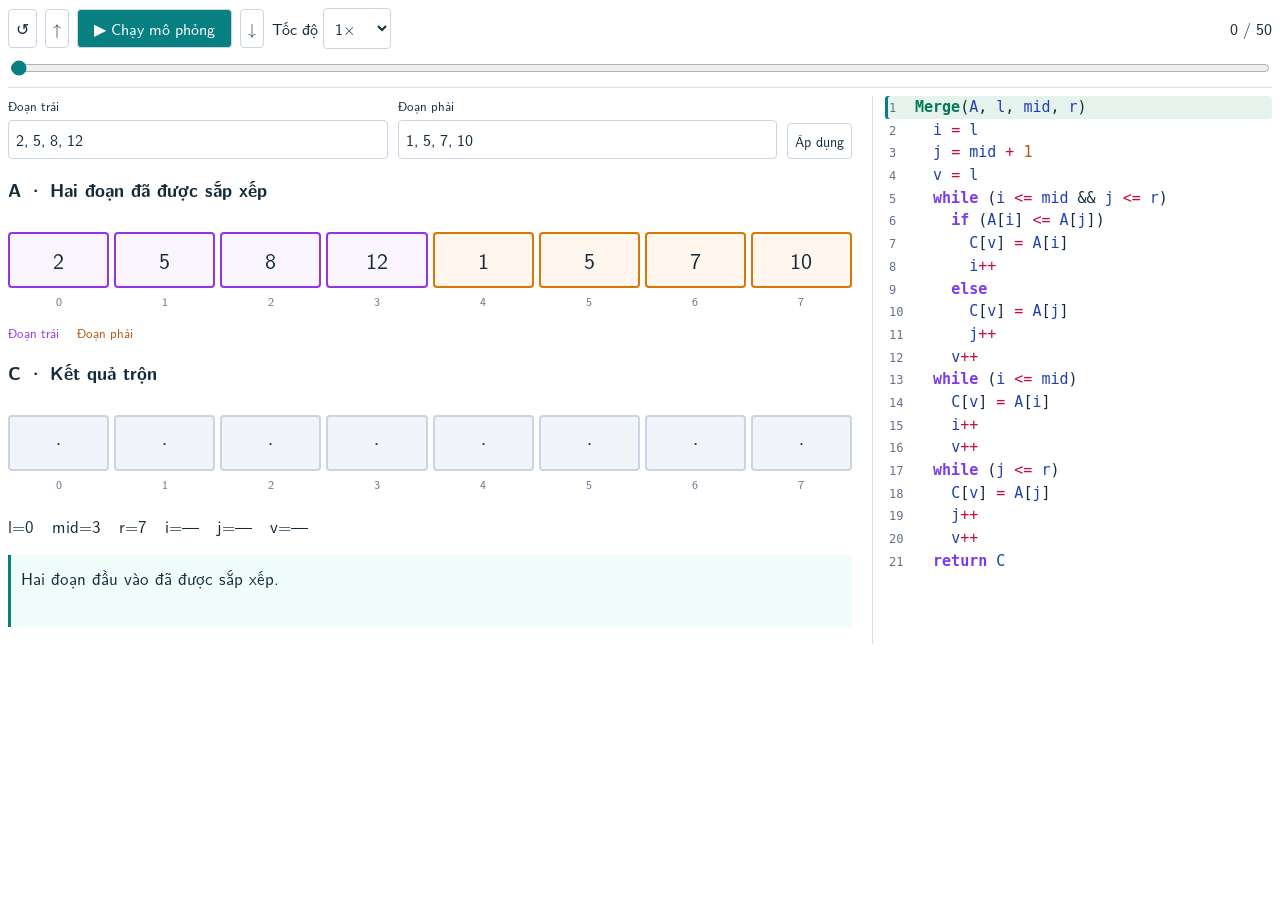
<file: assets/dsa-sort/merge-simulation/index.html>
<!doctype html><html lang="vi"><meta charset="utf-8"><title>Merge · Trộn hai đoạn</title><link rel="stylesheet" href="../../../presentation-typography.css?v=20261125"><link rel="stylesheet" href="style.css?v=pseudocode-shortcut"><body>
<header><button id="reset" aria-label="Về đầu">↺</button><button id="prev" aria-label="Bước trước">↑</button><button id="play">▶ Chạy mô phỏng</button><button id="next" aria-label="Bước tiếp theo">↓</button><label>Tốc độ <select id="speed"><option value="0.5">0.5×</option><option value="1" selected>1×</option><option value="2">2×</option><option value="3">3×</option></select></label><span id="count"></span><input id="timeline" type="range" min="0" value="0" aria-label="Bước mô phỏng"></header>
<main><section><div class="inputs"><label>Đoạn trái<input id="leftInput" value="2, 5, 8, 12"></label><label>Đoạn phải<input id="rightInput" value="1, 5, 7, 10"></label><button id="apply">Áp dụng</button></div><p id="error" role="alert"></p><h3>A · Hai đoạn đã được sắp xếp</h3><div id="arr" class="cells"></div><p class="legend"><span class="left">Đoạn trái</span><span class="right">Đoạn phải</span></p><h3>C · Kết quả trộn</h3><div id="out" class="cells"></div><div id="vars"></div><p id="message" aria-live="polite"></p></section><aside id="code" aria-label="Mã giả Merge"></aside></main>
<script src="steps.js?v=20261112-symbols"></script><script src="app.js?v=pseudocode-shortcut"></script></body></html>
</file>
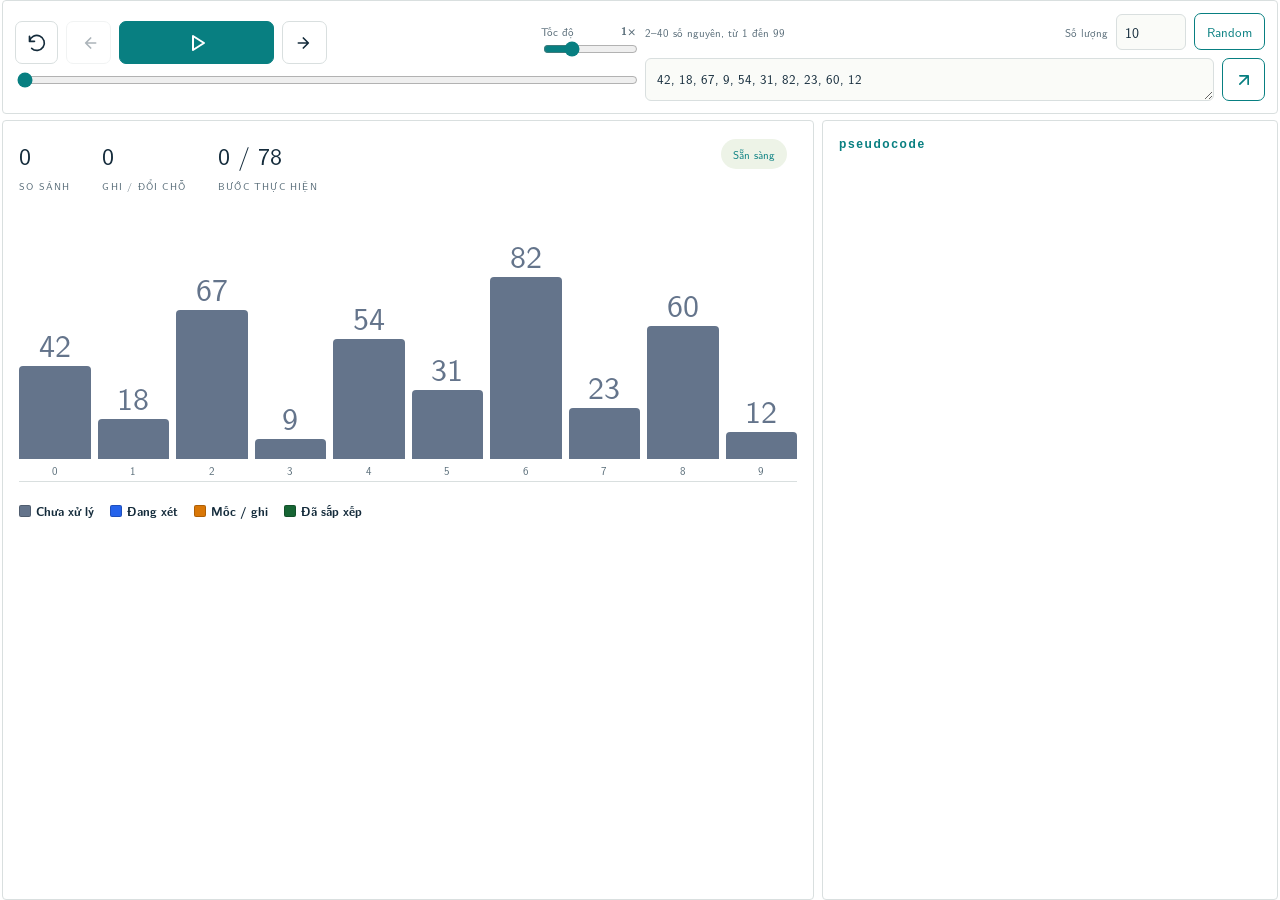
<file: assets/dsa-sort/selection-simulation/index.html>
<!doctype html><html lang="vi"><meta charset="utf-8"><meta name="viewport" content="width=device-width,initial-scale=1"><title>Selection Sort · Mô phỏng</title><link rel="stylesheet" href="style.css?v=20261112-smaller"><link rel="stylesheet" href="../../../presentation-typography.css?v=20261125"><link rel="stylesheet" href="embed.css?v=merge-sort-indices"><body><main><div class="algorithm-menu"><nav id="categories" aria-label="Chọn nhóm thuật toán"><button data-category="sorting" class="selected" aria-pressed="true">Sorting</button><button data-category="searching" aria-pressed="false">Searching</button></nav><nav id="algos" aria-label="Chọn thuật toán sắp xếp"></nav></div><section class="panel data-row"><div class="simulation-controls" role="group" aria-label="Điều khiển mô phỏng"><div class="transport"><button id="reset" title="Về đầu" aria-label="Về đầu"><span class="transport-size" aria-hidden="true">↺</span><svg viewBox="0 0 24 24" fill="none" stroke="currentColor" stroke-width="2" stroke-linecap="round" stroke-linejoin="round" aria-hidden="true"><path d="M3 10a9 9 0 1 1 2.6 8.4M3 4v6h6"/></svg></button><button id="prev" title="Bước trước (↑)" aria-label="Bước trước"><span class="transport-size" aria-hidden="true">←</span><svg viewBox="0 0 24 24" fill="none" stroke="currentColor" stroke-width="2" stroke-linecap="round" stroke-linejoin="round" aria-hidden="true"><path d="m14 6-6 6 6 6M8 12h12"/></svg></button><button id="play" class="primary" aria-label="Chạy mô phỏng" title="Chạy mô phỏng"><span class="transport-size" aria-hidden="true">▶ Chạy mô phỏng</span><svg viewBox="0 0 24 24" fill="none" stroke="currentColor" stroke-width="2" stroke-linecap="round" stroke-linejoin="round" aria-hidden="true"><path d="m8 5 11 7-11 7Z"/></svg></button><button id="next" title="Bước tiếp theo (↓)" aria-label="Bước tiếp theo"><span class="transport-size" aria-hidden="true">→</span><svg viewBox="0 0 24 24" fill="none" stroke="currentColor" stroke-width="2" stroke-linecap="round" stroke-linejoin="round" aria-hidden="true"><path d="m10 6 6 6-6 6M4 12h12"/></svg></button><div class="speed"><label for="speed">Tốc độ <b id="speed-value">1×</b></label><input id="speed" type="range" min="0.25" max="3" value="1" step="0.25"></div></div><input id="timeline" aria-label="Chọn bước mô phỏng" type="range" min="0" value="0"><div class="shortcuts">SPACE chạy / dừng <span>↑ ↓ từng bước</span></div></div><div class="data-inputs"><div class="array-generator"><label for="array-count">Số lượng</label><input id="array-count" type="number" min="2" max="40" step="1" value="10" aria-describedby="error"><button id="random-array" type="button" title="Sinh số ngẫu nhiên từ 1 đến 99, có thể trùng nhau">Random</button></div><div class="array-field"><label for="array">2–40 số nguyên, từ 1 đến 99</label><textarea id="array" rows="1">42, 18, 67, 9, 54, 31, 82, 23, 60, 12</textarea></div><div id="search-controls" hidden><label for="target">Giá trị cần tìm</label><input id="target" type="number" min="1" max="999" value="54"></div><button id="apply" class="outline" title="Áp dụng mảng" aria-label="Áp dụng mảng"><svg width="20" height="20" viewBox="0 0 24 24" fill="none" stroke="currentColor" stroke-width="2" stroke-linecap="round" stroke-linejoin="round" aria-hidden="true"><path d="M7 7h10v10M7 17 17 7"/></svg></button><div class="presets"><button data-preset="random">↝ Ngẫu nhiên</button><button data-preset="ascending">Tăng dần</button><button data-preset="descending">Giảm dần</button><button data-preset="duplicates">Trùng lặp</button></div><p id="error" role="alert"></p></div></section><div class="layout"><section class="lab"><div class="lab-head"><span id="state" class="badge">Sẵn sàng</span></div><div class="stats"><div><b id="comparisons">0</b><span>SO SÁNH</span></div><div><b id="writes">0</b><span>GHI / ĐỔI CHỖ</span></div><div><b id="step-count">0 / 0</b><span>BƯỚC THỰC HIỆN</span></div></div><section id="bst-view" hidden><div class="heap-heading"><span class="eyebrow">BINARY SEARCH TREE</span><span id="bst-size" class="badge"></span></div><p class="heap-hint">Nhỏ hơn → trái · Lớn hơn hoặc bằng → phải khi chèn. Chỉ số dưới nút tương ứng với mảng đầu vào.</p><div class="heap-scroll bst-scroll"><svg id="bst-tree" role="img" aria-label="Cây tìm kiếm nhị phân"></svg></div><div id="bst-path" class="bst-path"></div></section><div id="chart" aria-label="Mảng đang sắp xếp"></div><div class="legend"><span><i class="neutral"></i><span id="legend-neutral">Chưa xử lý</span></span><span><i class="active"></i>Đang xét</span><span><i class="pivot"></i><span id="legend-pivot">Mốc / ghi</span></span><span><i class="done"></i><span id="legend-done">Đã sắp xếp</span></span></div></section><aside><section class="panel"><div class="code-head"><button id="pseudocodeToggle" title="Ẩn hoặc hiện mã giả (P)" aria-keyshortcuts="P" class="eyebrow pseudocode-toggle" type="button" aria-expanded="false" aria-controls="code">pseudocode</button></div><div id="code" hidden></div></section><section id="heap-view" hidden><div class="heap-scroll"><svg id="heap-tree" role="img" aria-label="Cây nhị phân biểu diễn heap"></svg></div><div class="heap-output"><span>Đã ra khỏi heap</span><div id="heap-sorted"></div></div></section></aside></div><section class="explain"><div><span class="eyebrow">HIỂU THUẬT TOÁN</span><h2 id="about-title"></h2><p id="about"></p></div><div class="complexity"><div><span>TRUNG BÌNH</span><b id="time"></b></div><div><span>BỘ NHỚ</span><b id="space"></b></div><div><span id="property-label">ỔN ĐỊNH</span><b id="stable"></b></div></div></section><footer>Phạm Trung Dũng, SĐT: 0983435887</footer></main><script src="algorithms.js?v=merge-sort-indices"></script><script src="app.js?v=merge-sort-indices"></script><script src="embed.js?v=pseudocode-shortcut"></script></body></html>
</file>
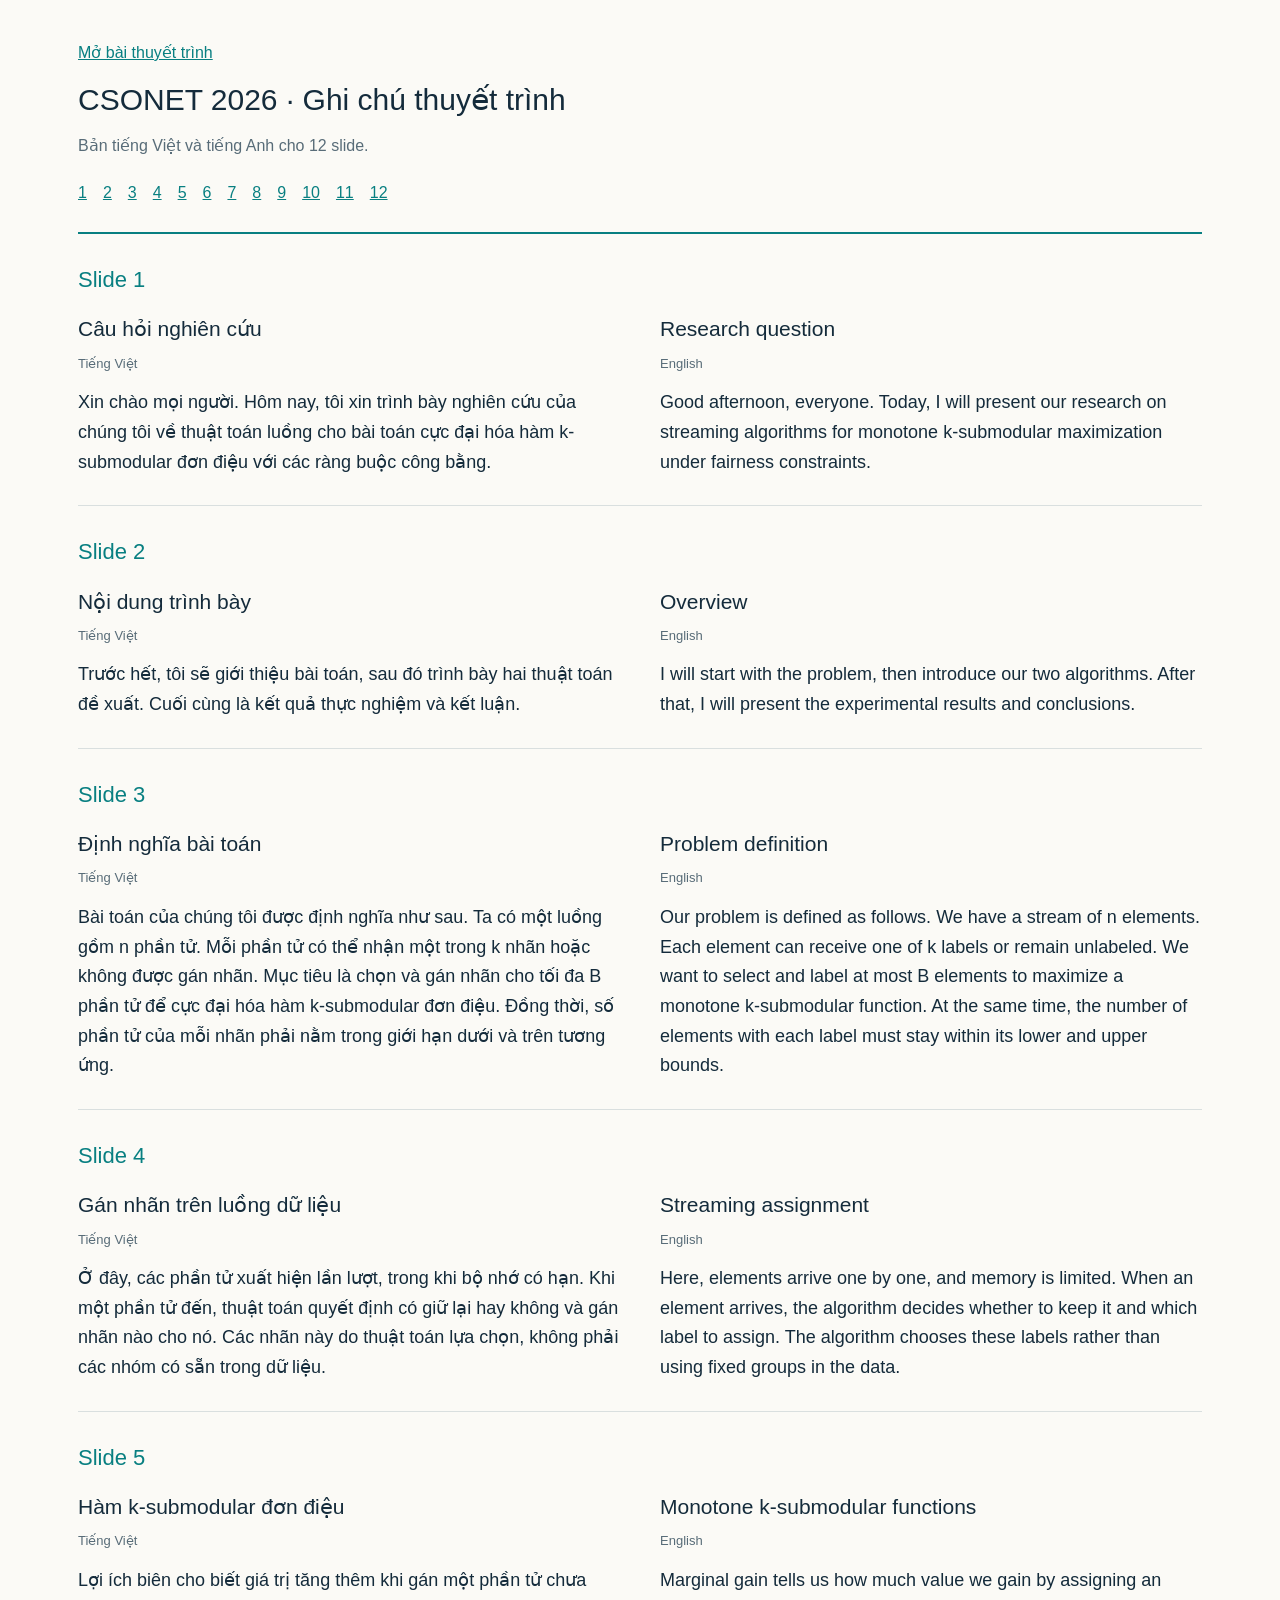
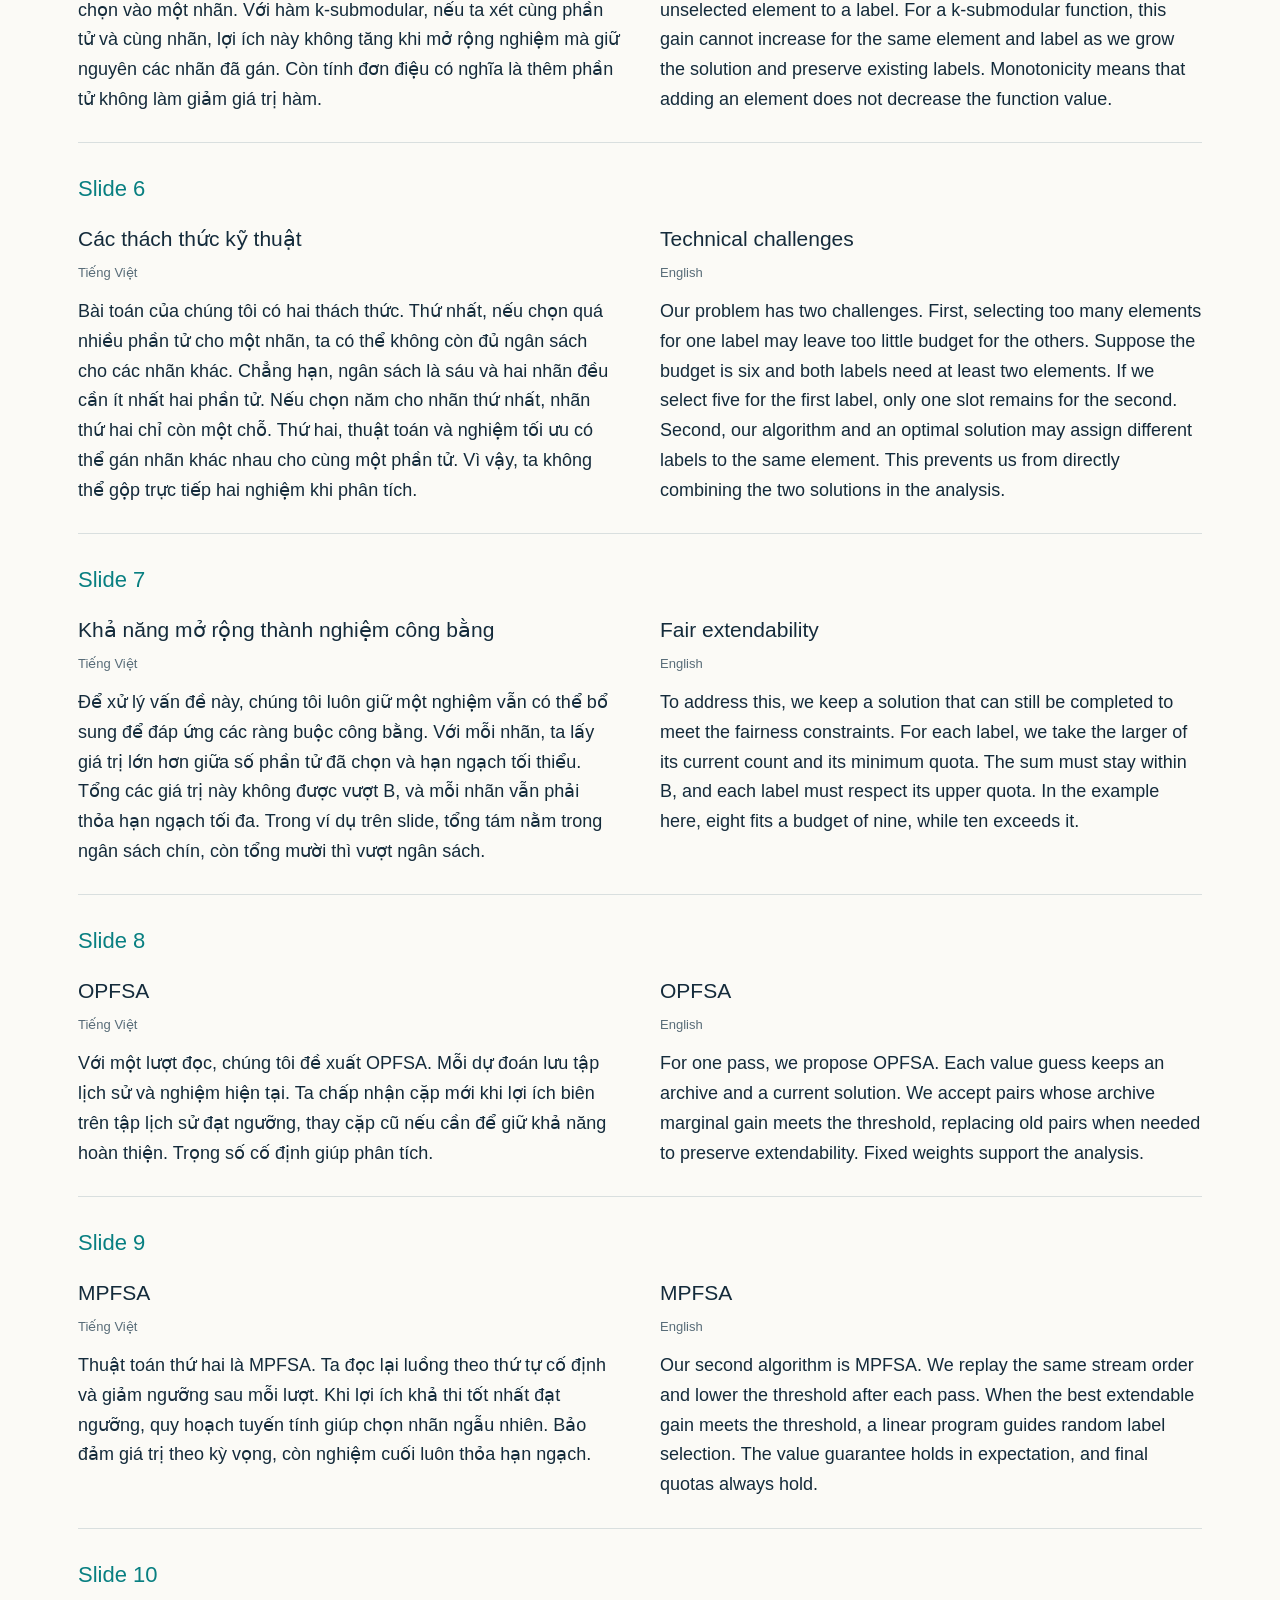
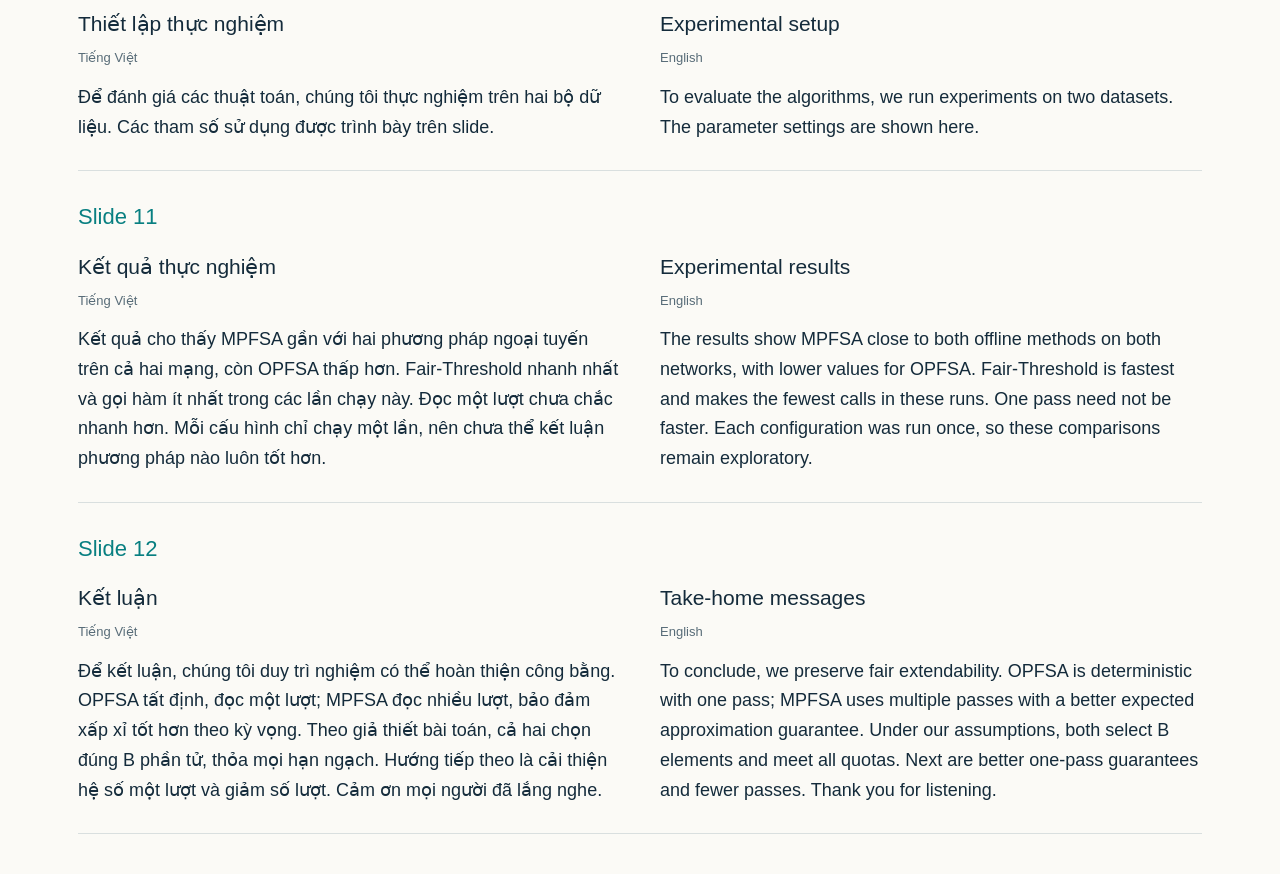
<file: NCS-csonet2026-note.html>
<!doctype html>
<html lang="vi">
<head>
<meta charset="utf-8">
<meta name="viewport" content="width=device-width, initial-scale=1">
<title>CSONET 2026 — Ghi chú thuyết trình Việt / Anh</title>
<style>
:root{color-scheme:light;--teal:#087f81;--ink:#142b3b;--muted:#586c78;--line:#d9dfdf}*{box-sizing:border-box}body{margin:0;background:#fbfaf6;color:var(--ink);font-family:Arial,Helvetica,sans-serif;line-height:1.65}main{max-width:1180px;margin:auto;padding:40px 28px}header{padding-bottom:26px;border-bottom:2px solid var(--teal)}h1{font-size:30px;line-height:1.3;font-weight:500;margin:14px 0}a{color:var(--teal)}nav{display:flex;flex-wrap:wrap;gap:8px 16px;margin-top:20px}section{padding:28px 0;border-bottom:1px solid var(--line);scroll-margin-top:20px}h2{color:var(--teal);font-size:22px;font-weight:400;margin:0 0 16px}.languages{display:grid;grid-template-columns:1fr 1fr;gap:40px}h3{font-size:21px;line-height:1.4;font-weight:500;margin:0 0 6px}.language{font-size:13px;color:var(--muted)}p{font-size:18px;margin:12px 0 0}header p{color:var(--muted);font-size:16px}@media(max-width:720px){main{padding:24px 20px}.languages{grid-template-columns:1fr;gap:24px}h1{font-size:25px}}@media print{body{background:white}main{padding:0;max-width:none}nav,.back{display:none}section{break-inside:avoid}.languages{gap:24px}p{font-size:12pt}h1{font-size:20pt}h3{font-size:14pt}}
</style>
</head><body><main><header><a class="back" href="NCS-csonet2026.html">Mở bài thuyết trình</a><h1>CSONET 2026 · Ghi chú thuyết trình</h1><p>Bản tiếng Việt và tiếng Anh cho 12 slide.</p><nav aria-label="Chọn slide"><a href="#slide-1">1</a><a href="#slide-2">2</a><a href="#slide-3">3</a><a href="#slide-4">4</a><a href="#slide-5">5</a><a href="#slide-6">6</a><a href="#slide-7">7</a><a href="#slide-8">8</a><a href="#slide-9">9</a><a href="#slide-10">10</a><a href="#slide-11">11</a><a href="#slide-12">12</a></nav></header><section id="slide-1"><h2>Slide 1</h2><div class="languages"><article lang="vi"><h3>Câu hỏi nghiên cứu</h3><span class="language">Tiếng Việt</span><p>Xin chào mọi người. Hôm nay, tôi xin trình bày nghiên cứu của chúng tôi về thuật toán luồng cho bài toán cực đại hóa hàm k-submodular đơn điệu với các ràng buộc công bằng.</p></article><article lang="en"><h3>Research question</h3><span class="language">English</span><p>Good afternoon, everyone. Today, I will present our research on streaming algorithms for monotone k-submodular maximization under fairness constraints.</p></article></div></section>
<section id="slide-2"><h2>Slide 2</h2><div class="languages"><article lang="vi"><h3>Nội dung trình bày</h3><span class="language">Tiếng Việt</span><p>Trước hết, tôi sẽ giới thiệu bài toán, sau đó trình bày hai thuật toán đề xuất. Cuối cùng là kết quả thực nghiệm và kết luận.</p></article><article lang="en"><h3>Overview</h3><span class="language">English</span><p>I will start with the problem, then introduce our two algorithms. After that, I will present the experimental results and conclusions.</p></article></div></section>
<section id="slide-3"><h2>Slide 3</h2><div class="languages"><article lang="vi"><h3>Định nghĩa bài toán</h3><span class="language">Tiếng Việt</span><p>Bài toán của chúng tôi được định nghĩa như sau. Ta có một luồng gồm n phần tử. Mỗi phần tử có thể nhận một trong k nhãn hoặc không được gán nhãn. Mục tiêu là chọn và gán nhãn cho tối đa B phần tử để cực đại hóa hàm k-submodular đơn điệu. Đồng thời, số phần tử của mỗi nhãn phải nằm trong giới hạn dưới và trên tương ứng.</p></article><article lang="en"><h3>Problem definition</h3><span class="language">English</span><p>Our problem is defined as follows. We have a stream of n elements. Each element can receive one of k labels or remain unlabeled. We want to select and label at most B elements to maximize a monotone k-submodular function. At the same time, the number of elements with each label must stay within its lower and upper bounds.</p></article></div></section>
<section id="slide-4"><h2>Slide 4</h2><div class="languages"><article lang="vi"><h3>Gán nhãn trên luồng dữ liệu</h3><span class="language">Tiếng Việt</span><p>Ở đây, các phần tử xuất hiện lần lượt, trong khi bộ nhớ có hạn. Khi một phần tử đến, thuật toán quyết định có giữ lại hay không và gán nhãn nào cho nó. Các nhãn này do thuật toán lựa chọn, không phải các nhóm có sẵn trong dữ liệu.</p></article><article lang="en"><h3>Streaming assignment</h3><span class="language">English</span><p>Here, elements arrive one by one, and memory is limited. When an element arrives, the algorithm decides whether to keep it and which label to assign. The algorithm chooses these labels rather than using fixed groups in the data.</p></article></div></section>
<section id="slide-5"><h2>Slide 5</h2><div class="languages"><article lang="vi"><h3>Hàm k-submodular đơn điệu</h3><span class="language">Tiếng Việt</span><p>Lợi ích biên cho biết giá trị tăng thêm khi gán một phần tử chưa chọn vào một nhãn. Với hàm k-submodular, nếu ta xét cùng phần tử và cùng nhãn, lợi ích này không tăng khi mở rộng nghiệm mà giữ nguyên các nhãn đã gán. Còn tính đơn điệu có nghĩa là thêm phần tử không làm giảm giá trị hàm.</p></article><article lang="en"><h3>Monotone k-submodular functions</h3><span class="language">English</span><p>Marginal gain tells us how much value we gain by assigning an unselected element to a label. For a k-submodular function, this gain cannot increase for the same element and label as we grow the solution and preserve existing labels. Monotonicity means that adding an element does not decrease the function value.</p></article></div></section>
<section id="slide-6"><h2>Slide 6</h2><div class="languages"><article lang="vi"><h3>Các thách thức kỹ thuật</h3><span class="language">Tiếng Việt</span><p>Bài toán của chúng tôi có hai thách thức. Thứ nhất, nếu chọn quá nhiều phần tử cho một nhãn, ta có thể không còn đủ ngân sách cho các nhãn khác. Chẳng hạn, ngân sách là sáu và hai nhãn đều cần ít nhất hai phần tử. Nếu chọn năm cho nhãn thứ nhất, nhãn thứ hai chỉ còn một chỗ. Thứ hai, thuật toán và nghiệm tối ưu có thể gán nhãn khác nhau cho cùng một phần tử. Vì vậy, ta không thể gộp trực tiếp hai nghiệm khi phân tích.</p></article><article lang="en"><h3>Technical challenges</h3><span class="language">English</span><p>Our problem has two challenges. First, selecting too many elements for one label may leave too little budget for the others. Suppose the budget is six and both labels need at least two elements. If we select five for the first label, only one slot remains for the second. Second, our algorithm and an optimal solution may assign different labels to the same element. This prevents us from directly combining the two solutions in the analysis.</p></article></div></section>
<section id="slide-7"><h2>Slide 7</h2><div class="languages"><article lang="vi"><h3>Khả năng mở rộng thành nghiệm công bằng</h3><span class="language">Tiếng Việt</span><p>Để xử lý vấn đề này, chúng tôi luôn giữ một nghiệm vẫn có thể bổ sung để đáp ứng các ràng buộc công bằng. Với mỗi nhãn, ta lấy giá trị lớn hơn giữa số phần tử đã chọn và hạn ngạch tối thiểu. Tổng các giá trị này không được vượt B, và mỗi nhãn vẫn phải thỏa hạn ngạch tối đa. Trong ví dụ trên slide, tổng tám nằm trong ngân sách chín, còn tổng mười thì vượt ngân sách.</p></article><article lang="en"><h3>Fair extendability</h3><span class="language">English</span><p>To address this, we keep a solution that can still be completed to meet the fairness constraints. For each label, we take the larger of its current count and its minimum quota. The sum must stay within B, and each label must respect its upper quota. In the example here, eight fits a budget of nine, while ten exceeds it.</p></article></div></section>
<section id="slide-8"><h2>Slide 8</h2><div class="languages"><article lang="vi"><h3>OPFSA</h3><span class="language">Tiếng Việt</span><p>Với một lượt đọc, chúng tôi đề xuất OPFSA. Mỗi dự đoán lưu tập lịch sử và nghiệm hiện tại. Ta chấp nhận cặp mới khi lợi ích biên trên tập lịch sử đạt ngưỡng, thay cặp cũ nếu cần để giữ khả năng hoàn thiện. Trọng số cố định giúp phân tích.</p></article><article lang="en"><h3>OPFSA</h3><span class="language">English</span><p>For one pass, we propose OPFSA. Each value guess keeps an archive and a current solution. We accept pairs whose archive marginal gain meets the threshold, replacing old pairs when needed to preserve extendability. Fixed weights support the analysis.</p></article></div></section>
<section id="slide-9"><h2>Slide 9</h2><div class="languages"><article lang="vi"><h3>MPFSA</h3><span class="language">Tiếng Việt</span><p>Thuật toán thứ hai là MPFSA. Ta đọc lại luồng theo thứ tự cố định và giảm ngưỡng sau mỗi lượt. Khi lợi ích khả thi tốt nhất đạt ngưỡng, quy hoạch tuyến tính giúp chọn nhãn ngẫu nhiên. Bảo đảm giá trị theo kỳ vọng, còn nghiệm cuối luôn thỏa hạn ngạch.</p></article><article lang="en"><h3>MPFSA</h3><span class="language">English</span><p>Our second algorithm is MPFSA. We replay the same stream order and lower the threshold after each pass. When the best extendable gain meets the threshold, a linear program guides random label selection. The value guarantee holds in expectation, and final quotas always hold.</p></article></div></section>
<section id="slide-10"><h2>Slide 10</h2><div class="languages"><article lang="vi"><h3>Thiết lập thực nghiệm</h3><span class="language">Tiếng Việt</span><p>Để đánh giá các thuật toán, chúng tôi thực nghiệm trên hai bộ dữ liệu. Các tham số sử dụng được trình bày trên slide.</p></article><article lang="en"><h3>Experimental setup</h3><span class="language">English</span><p>To evaluate the algorithms, we run experiments on two datasets. The parameter settings are shown here.</p></article></div></section>
<section id="slide-11"><h2>Slide 11</h2><div class="languages"><article lang="vi"><h3>Kết quả thực nghiệm</h3><span class="language">Tiếng Việt</span><p>Kết quả cho thấy MPFSA gần với hai phương pháp ngoại tuyến trên cả hai mạng, còn OPFSA thấp hơn. Fair-Threshold nhanh nhất và gọi hàm ít nhất trong các lần chạy này. Đọc một lượt chưa chắc nhanh hơn. Mỗi cấu hình chỉ chạy một lần, nên chưa thể kết luận phương pháp nào luôn tốt hơn.</p></article><article lang="en"><h3>Experimental results</h3><span class="language">English</span><p>The results show MPFSA close to both offline methods on both networks, with lower values for OPFSA. Fair-Threshold is fastest and makes the fewest calls in these runs. One pass need not be faster. Each configuration was run once, so these comparisons remain exploratory.</p></article></div></section>
<section id="slide-12"><h2>Slide 12</h2><div class="languages"><article lang="vi"><h3>Kết luận</h3><span class="language">Tiếng Việt</span><p>Để kết luận, chúng tôi duy trì nghiệm có thể hoàn thiện công bằng. OPFSA tất định, đọc một lượt; MPFSA đọc nhiều lượt, bảo đảm xấp xỉ tốt hơn theo kỳ vọng. Theo giả thiết bài toán, cả hai chọn đúng B phần tử, thỏa mọi hạn ngạch. Hướng tiếp theo là cải thiện hệ số một lượt và giảm số lượt. Cảm ơn mọi người đã lắng nghe.</p></article><article lang="en"><h3>Take-home messages</h3><span class="language">English</span><p>To conclude, we preserve fair extendability. OPFSA is deterministic with one pass; MPFSA uses multiple passes with a better expected approximation guarantee. Under our assumptions, both select B elements and meet all quotas. Next are better one-pass guarantees and fewer passes. Thank you for listening.</p></article></div></section></main></body></html>
</file>
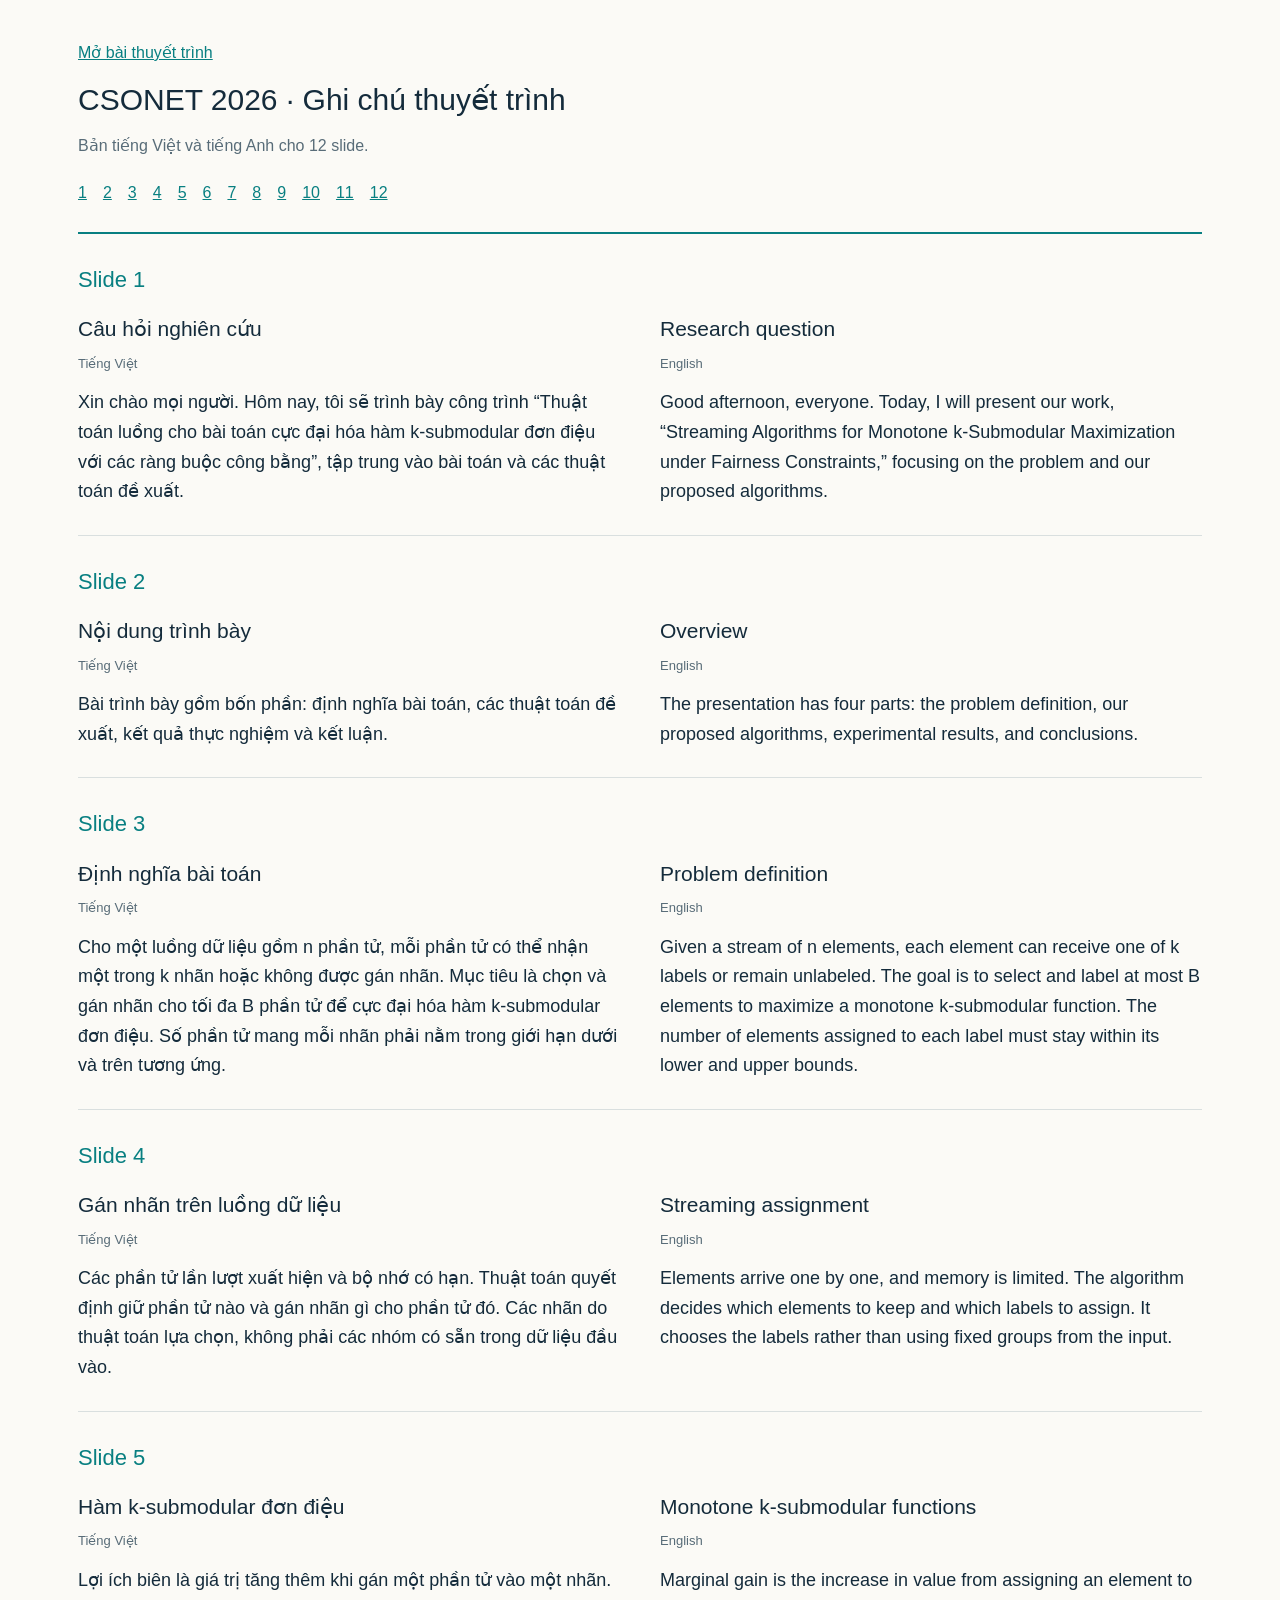
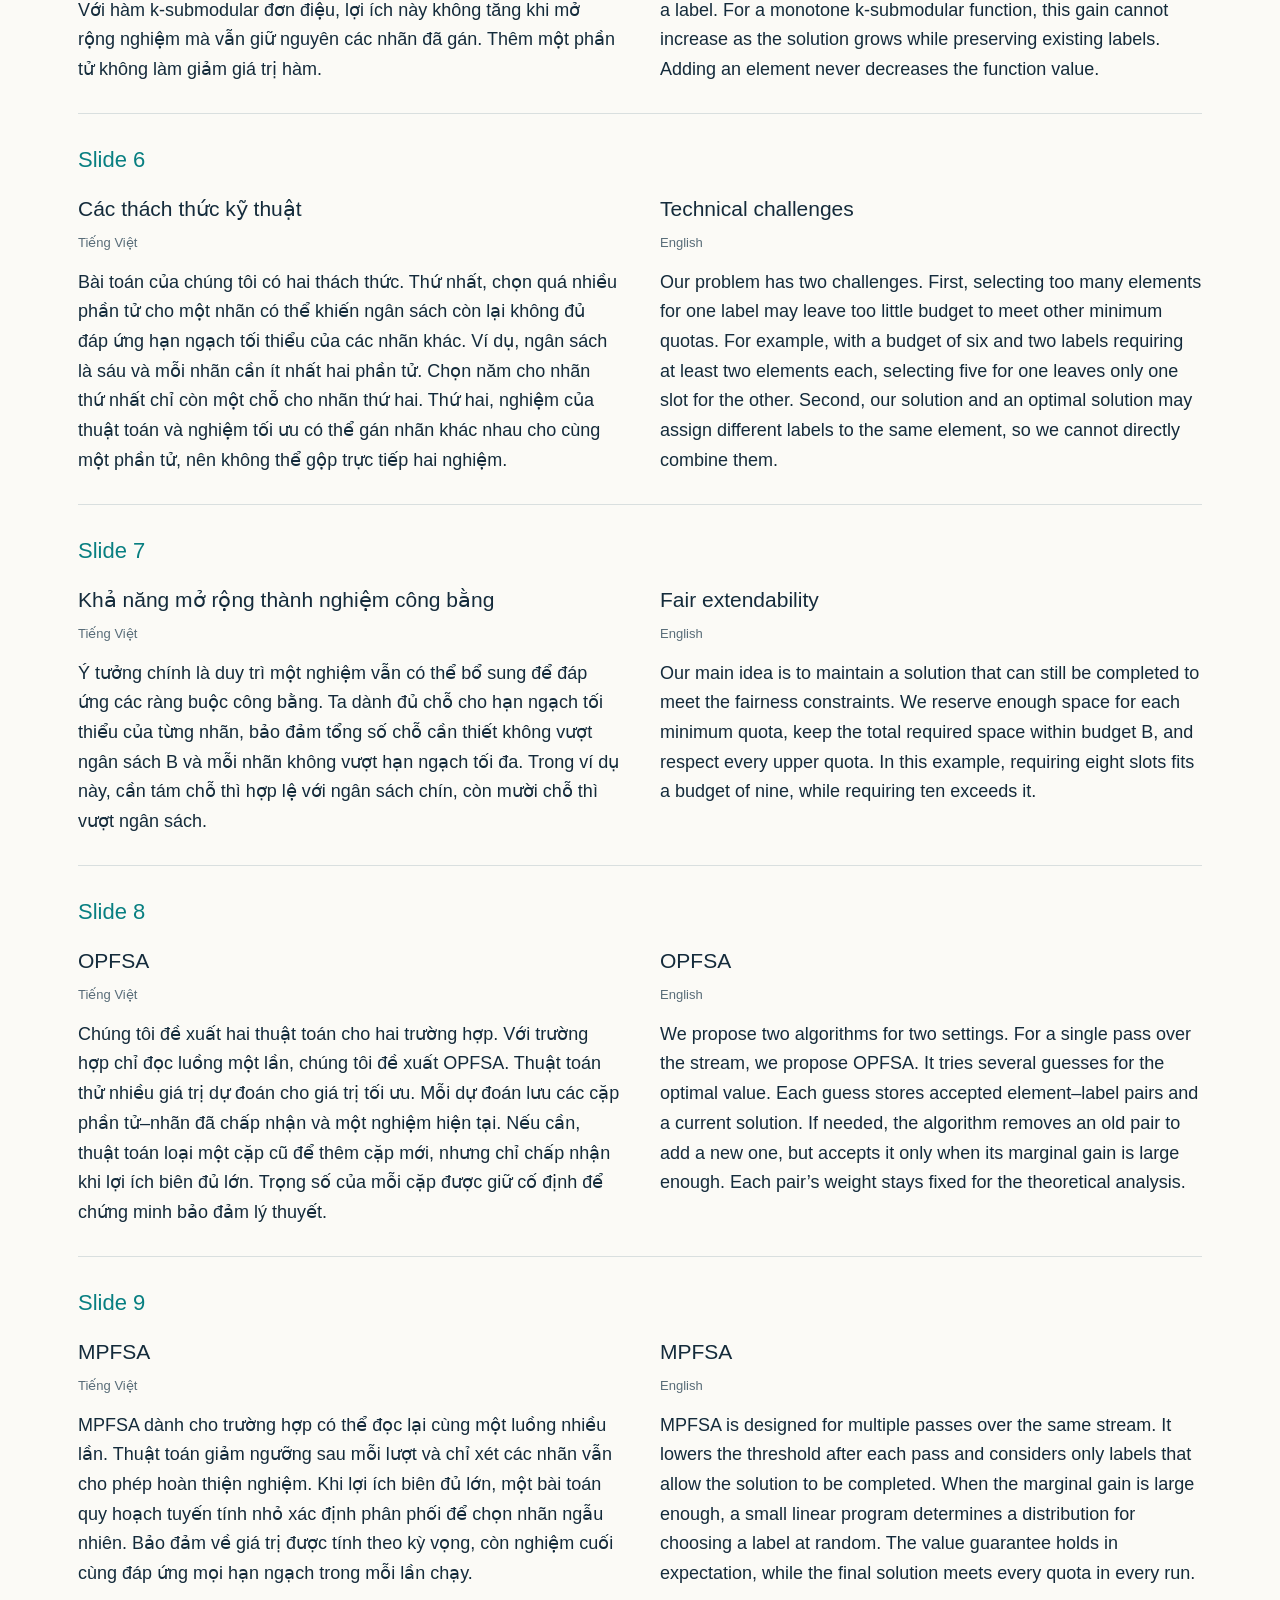
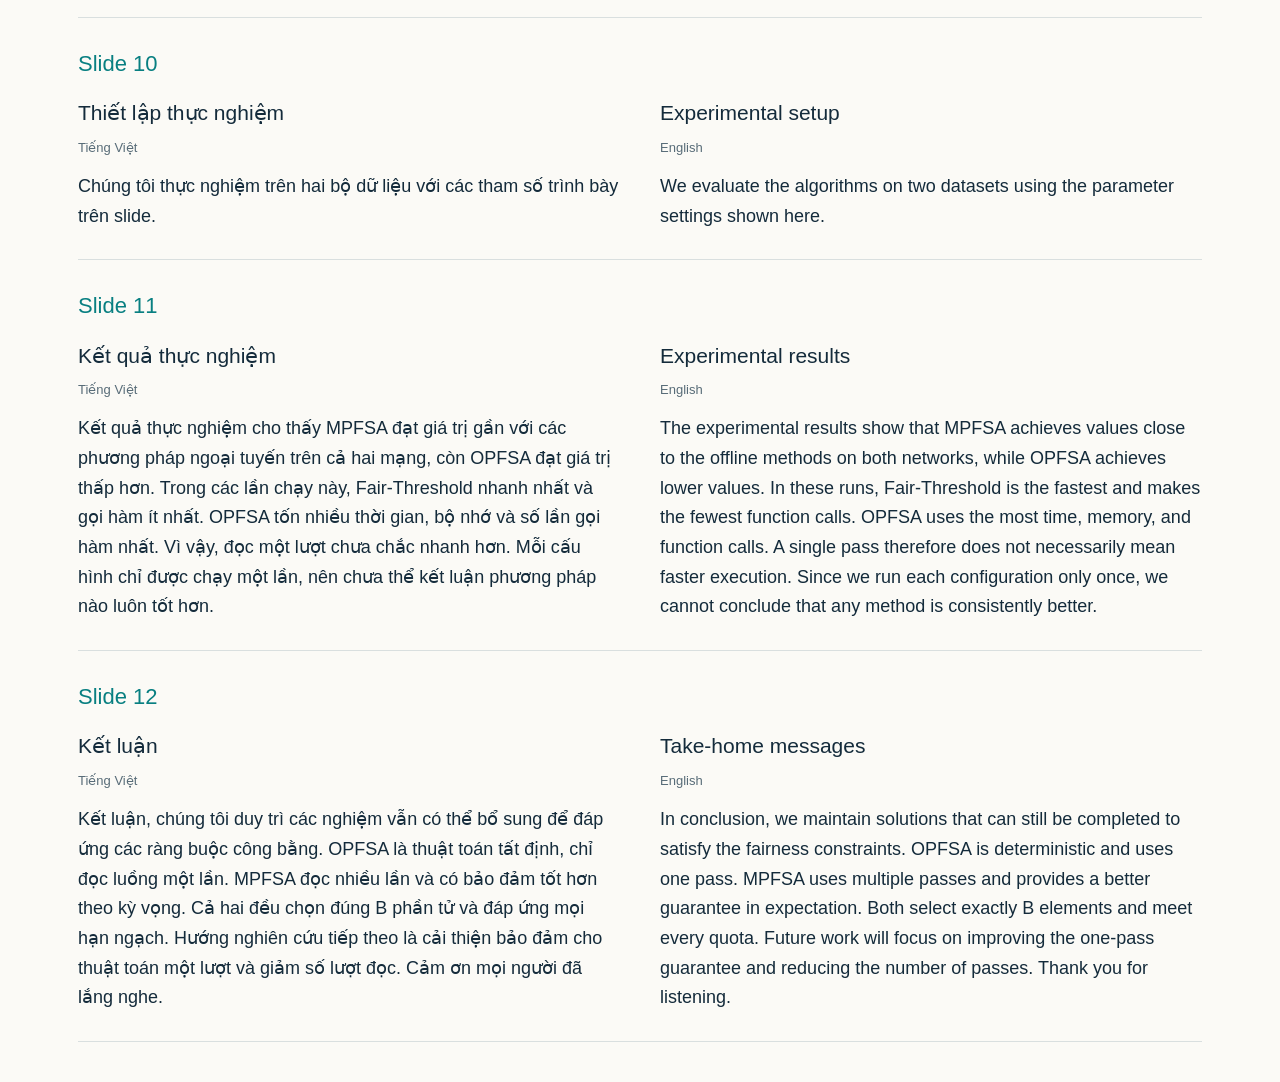
<file: NCS-sconet2026-note.html>
<!doctype html>
<html lang="vi">
<head>
<meta charset="utf-8">
<meta name="viewport" content="width=device-width, initial-scale=1">
<title>CSONET 2026 — Ghi chú thuyết trình Việt / Anh</title>
<style>
:root{color-scheme:light;--teal:#087f81;--ink:#142b3b;--muted:#586c78;--line:#d9dfdf}*{box-sizing:border-box}body{margin:0;background:#fbfaf6;color:var(--ink);font-family:Arial,Helvetica,sans-serif;line-height:1.65}main{max-width:1180px;margin:auto;padding:40px 28px}header{padding-bottom:26px;border-bottom:2px solid var(--teal)}h1{font-size:30px;line-height:1.3;font-weight:500;margin:14px 0}a{color:var(--teal)}nav{display:flex;flex-wrap:wrap;gap:8px 16px;margin-top:20px}section{padding:28px 0;border-bottom:1px solid var(--line);scroll-margin-top:20px}h2{color:var(--teal);font-size:22px;font-weight:400;margin:0 0 16px}.languages{display:grid;grid-template-columns:1fr 1fr;gap:40px}h3{font-size:21px;line-height:1.4;font-weight:500;margin:0 0 6px}.language{font-size:13px;color:var(--muted)}p{font-size:18px;margin:12px 0 0}header p{color:var(--muted);font-size:16px}@media(max-width:720px){main{padding:24px 20px}.languages{grid-template-columns:1fr;gap:24px}h1{font-size:25px}}@media print{body{background:white}main{padding:0;max-width:none}nav,.back{display:none}section{break-inside:avoid}.languages{gap:24px}p{font-size:12pt}h1{font-size:20pt}h3{font-size:14pt}}
</style>
</head><body><main><header><a class="back" href="NCS-csonet2026.html">Mở bài thuyết trình</a><h1>CSONET 2026 · Ghi chú thuyết trình</h1><p>Bản tiếng Việt và tiếng Anh cho 12 slide.</p><nav aria-label="Chọn slide"><a href="#slide-1">1</a><a href="#slide-2">2</a><a href="#slide-3">3</a><a href="#slide-4">4</a><a href="#slide-5">5</a><a href="#slide-6">6</a><a href="#slide-7">7</a><a href="#slide-8">8</a><a href="#slide-9">9</a><a href="#slide-10">10</a><a href="#slide-11">11</a><a href="#slide-12">12</a></nav></header><section id="slide-1"><h2>Slide 1</h2><div class="languages"><article lang="vi"><h3>Câu hỏi nghiên cứu</h3><span class="language">Tiếng Việt</span><p>Xin chào mọi người. Hôm nay, tôi sẽ trình bày công trình “Thuật toán luồng cho bài toán cực đại hóa hàm k-submodular đơn điệu với các ràng buộc công bằng”, tập trung vào bài toán và các thuật toán đề xuất.</p></article><article lang="en"><h3>Research question</h3><span class="language">English</span><p>Good afternoon, everyone. Today, I will present our work, “Streaming Algorithms for Monotone k-Submodular Maximization under Fairness Constraints,” focusing on the problem and our proposed algorithms.</p></article></div></section>
<section id="slide-2"><h2>Slide 2</h2><div class="languages"><article lang="vi"><h3>Nội dung trình bày</h3><span class="language">Tiếng Việt</span><p>Bài trình bày gồm bốn phần: định nghĩa bài toán, các thuật toán đề xuất, kết quả thực nghiệm và kết luận.</p></article><article lang="en"><h3>Overview</h3><span class="language">English</span><p>The presentation has four parts: the problem definition, our proposed algorithms, experimental results, and conclusions.</p></article></div></section>
<section id="slide-3"><h2>Slide 3</h2><div class="languages"><article lang="vi"><h3>Định nghĩa bài toán</h3><span class="language">Tiếng Việt</span><p>Cho một luồng dữ liệu gồm n phần tử, mỗi phần tử có thể nhận một trong k nhãn hoặc không được gán nhãn. Mục tiêu là chọn và gán nhãn cho tối đa B phần tử để cực đại hóa hàm k-submodular đơn điệu. Số phần tử mang mỗi nhãn phải nằm trong giới hạn dưới và trên tương ứng.</p></article><article lang="en"><h3>Problem definition</h3><span class="language">English</span><p>Given a stream of n elements, each element can receive one of k labels or remain unlabeled. The goal is to select and label at most B elements to maximize a monotone k-submodular function. The number of elements assigned to each label must stay within its lower and upper bounds.</p></article></div></section>
<section id="slide-4"><h2>Slide 4</h2><div class="languages"><article lang="vi"><h3>Gán nhãn trên luồng dữ liệu</h3><span class="language">Tiếng Việt</span><p>Các phần tử lần lượt xuất hiện và bộ nhớ có hạn. Thuật toán quyết định giữ phần tử nào và gán nhãn gì cho phần tử đó. Các nhãn do thuật toán lựa chọn, không phải các nhóm có sẵn trong dữ liệu đầu vào.</p></article><article lang="en"><h3>Streaming assignment</h3><span class="language">English</span><p>Elements arrive one by one, and memory is limited. The algorithm decides which elements to keep and which labels to assign. It chooses the labels rather than using fixed groups from the input.</p></article></div></section>
<section id="slide-5"><h2>Slide 5</h2><div class="languages"><article lang="vi"><h3>Hàm k-submodular đơn điệu</h3><span class="language">Tiếng Việt</span><p>Lợi ích biên là giá trị tăng thêm khi gán một phần tử vào một nhãn. Với hàm k-submodular đơn điệu, lợi ích này không tăng khi mở rộng nghiệm mà vẫn giữ nguyên các nhãn đã gán. Thêm một phần tử không làm giảm giá trị hàm.</p></article><article lang="en"><h3>Monotone k-submodular functions</h3><span class="language">English</span><p>Marginal gain is the increase in value from assigning an element to a label. For a monotone k-submodular function, this gain cannot increase as the solution grows while preserving existing labels. Adding an element never decreases the function value.</p></article></div></section>
<section id="slide-6"><h2>Slide 6</h2><div class="languages"><article lang="vi"><h3>Các thách thức kỹ thuật</h3><span class="language">Tiếng Việt</span><p>Bài toán của chúng tôi có hai thách thức. Thứ nhất, chọn quá nhiều phần tử cho một nhãn có thể khiến ngân sách còn lại không đủ đáp ứng hạn ngạch tối thiểu của các nhãn khác. Ví dụ, ngân sách là sáu và mỗi nhãn cần ít nhất hai phần tử. Chọn năm cho nhãn thứ nhất chỉ còn một chỗ cho nhãn thứ hai. Thứ hai, nghiệm của thuật toán và nghiệm tối ưu có thể gán nhãn khác nhau cho cùng một phần tử, nên không thể gộp trực tiếp hai nghiệm.</p></article><article lang="en"><h3>Technical challenges</h3><span class="language">English</span><p>Our problem has two challenges. First, selecting too many elements for one label may leave too little budget to meet other minimum quotas. For example, with a budget of six and two labels requiring at least two elements each, selecting five for one leaves only one slot for the other. Second, our solution and an optimal solution may assign different labels to the same element, so we cannot directly combine them.</p></article></div></section>
<section id="slide-7"><h2>Slide 7</h2><div class="languages"><article lang="vi"><h3>Khả năng mở rộng thành nghiệm công bằng</h3><span class="language">Tiếng Việt</span><p>Ý tưởng chính là duy trì một nghiệm vẫn có thể bổ sung để đáp ứng các ràng buộc công bằng. Ta dành đủ chỗ cho hạn ngạch tối thiểu của từng nhãn, bảo đảm tổng số chỗ cần thiết không vượt ngân sách B và mỗi nhãn không vượt hạn ngạch tối đa. Trong ví dụ này, cần tám chỗ thì hợp lệ với ngân sách chín, còn mười chỗ thì vượt ngân sách.</p></article><article lang="en"><h3>Fair extendability</h3><span class="language">English</span><p>Our main idea is to maintain a solution that can still be completed to meet the fairness constraints. We reserve enough space for each minimum quota, keep the total required space within budget B, and respect every upper quota. In this example, requiring eight slots fits a budget of nine, while requiring ten exceeds it.</p></article></div></section>
<section id="slide-8"><h2>Slide 8</h2><div class="languages"><article lang="vi"><h3>OPFSA</h3><span class="language">Tiếng Việt</span><p>Chúng tôi đề xuất hai thuật toán cho hai trường hợp. Với trường hợp chỉ đọc luồng một lần, chúng tôi đề xuất OPFSA. Thuật toán thử nhiều giá trị dự đoán cho giá trị tối ưu. Mỗi dự đoán lưu các cặp phần tử–nhãn đã chấp nhận và một nghiệm hiện tại. Nếu cần, thuật toán loại một cặp cũ để thêm cặp mới, nhưng chỉ chấp nhận khi lợi ích biên đủ lớn. Trọng số của mỗi cặp được giữ cố định để chứng minh bảo đảm lý thuyết.</p></article><article lang="en"><h3>OPFSA</h3><span class="language">English</span><p>We propose two algorithms for two settings. For a single pass over the stream, we propose OPFSA. It tries several guesses for the optimal value. Each guess stores accepted element–label pairs and a current solution. If needed, the algorithm removes an old pair to add a new one, but accepts it only when its marginal gain is large enough. Each pair’s weight stays fixed for the theoretical analysis.</p></article></div></section>
<section id="slide-9"><h2>Slide 9</h2><div class="languages"><article lang="vi"><h3>MPFSA</h3><span class="language">Tiếng Việt</span><p>MPFSA dành cho trường hợp có thể đọc lại cùng một luồng nhiều lần. Thuật toán giảm ngưỡng sau mỗi lượt và chỉ xét các nhãn vẫn cho phép hoàn thiện nghiệm. Khi lợi ích biên đủ lớn, một bài toán quy hoạch tuyến tính nhỏ xác định phân phối để chọn nhãn ngẫu nhiên. Bảo đảm về giá trị được tính theo kỳ vọng, còn nghiệm cuối cùng đáp ứng mọi hạn ngạch trong mỗi lần chạy.</p></article><article lang="en"><h3>MPFSA</h3><span class="language">English</span><p>MPFSA is designed for multiple passes over the same stream. It lowers the threshold after each pass and considers only labels that allow the solution to be completed. When the marginal gain is large enough, a small linear program determines a distribution for choosing a label at random. The value guarantee holds in expectation, while the final solution meets every quota in every run.</p></article></div></section>
<section id="slide-10"><h2>Slide 10</h2><div class="languages"><article lang="vi"><h3>Thiết lập thực nghiệm</h3><span class="language">Tiếng Việt</span><p>Chúng tôi thực nghiệm trên hai bộ dữ liệu với các tham số trình bày trên slide.</p></article><article lang="en"><h3>Experimental setup</h3><span class="language">English</span><p>We evaluate the algorithms on two datasets using the parameter settings shown here.</p></article></div></section>
<section id="slide-11"><h2>Slide 11</h2><div class="languages"><article lang="vi"><h3>Kết quả thực nghiệm</h3><span class="language">Tiếng Việt</span><p>Kết quả thực nghiệm cho thấy MPFSA đạt giá trị gần với các phương pháp ngoại tuyến trên cả hai mạng, còn OPFSA đạt giá trị thấp hơn. Trong các lần chạy này, Fair-Threshold nhanh nhất và gọi hàm ít nhất. OPFSA tốn nhiều thời gian, bộ nhớ và số lần gọi hàm nhất. Vì vậy, đọc một lượt chưa chắc nhanh hơn. Mỗi cấu hình chỉ được chạy một lần, nên chưa thể kết luận phương pháp nào luôn tốt hơn.</p></article><article lang="en"><h3>Experimental results</h3><span class="language">English</span><p>The experimental results show that MPFSA achieves values close to the offline methods on both networks, while OPFSA achieves lower values. In these runs, Fair-Threshold is the fastest and makes the fewest function calls. OPFSA uses the most time, memory, and function calls. A single pass therefore does not necessarily mean faster execution. Since we run each configuration only once, we cannot conclude that any method is consistently better.</p></article></div></section>
<section id="slide-12"><h2>Slide 12</h2><div class="languages"><article lang="vi"><h3>Kết luận</h3><span class="language">Tiếng Việt</span><p>Kết luận, chúng tôi duy trì các nghiệm vẫn có thể bổ sung để đáp ứng các ràng buộc công bằng. OPFSA là thuật toán tất định, chỉ đọc luồng một lần. MPFSA đọc nhiều lần và có bảo đảm tốt hơn theo kỳ vọng. Cả hai đều chọn đúng B phần tử và đáp ứng mọi hạn ngạch. Hướng nghiên cứu tiếp theo là cải thiện bảo đảm cho thuật toán một lượt và giảm số lượt đọc. Cảm ơn mọi người đã lắng nghe.</p></article><article lang="en"><h3>Take-home messages</h3><span class="language">English</span><p>In conclusion, we maintain solutions that can still be completed to satisfy the fairness constraints. OPFSA is deterministic and uses one pass. MPFSA uses multiple passes and provides a better guarantee in expectation. Both select exactly B elements and meet every quota. Future work will focus on improving the one-pass guarantee and reducing the number of passes. Thank you for listening.</p></article></div></section></main></body></html>
</file>
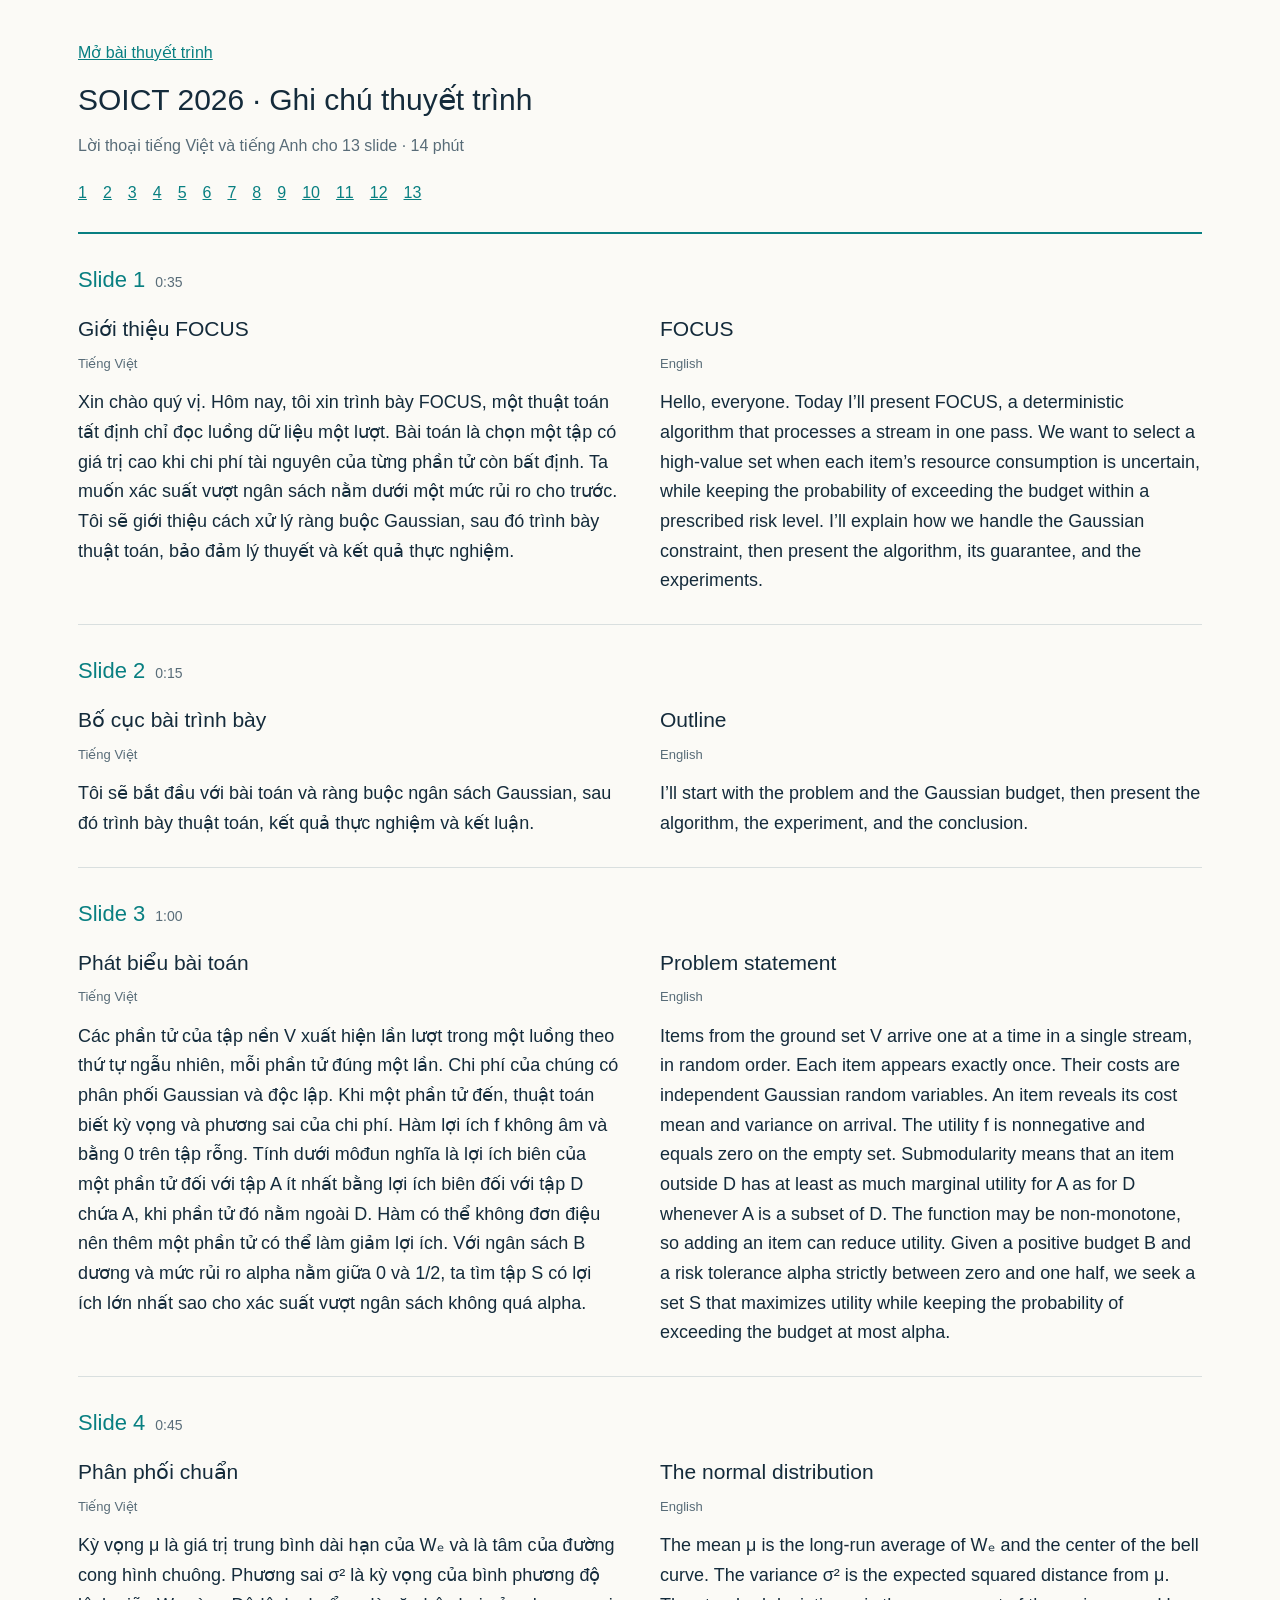
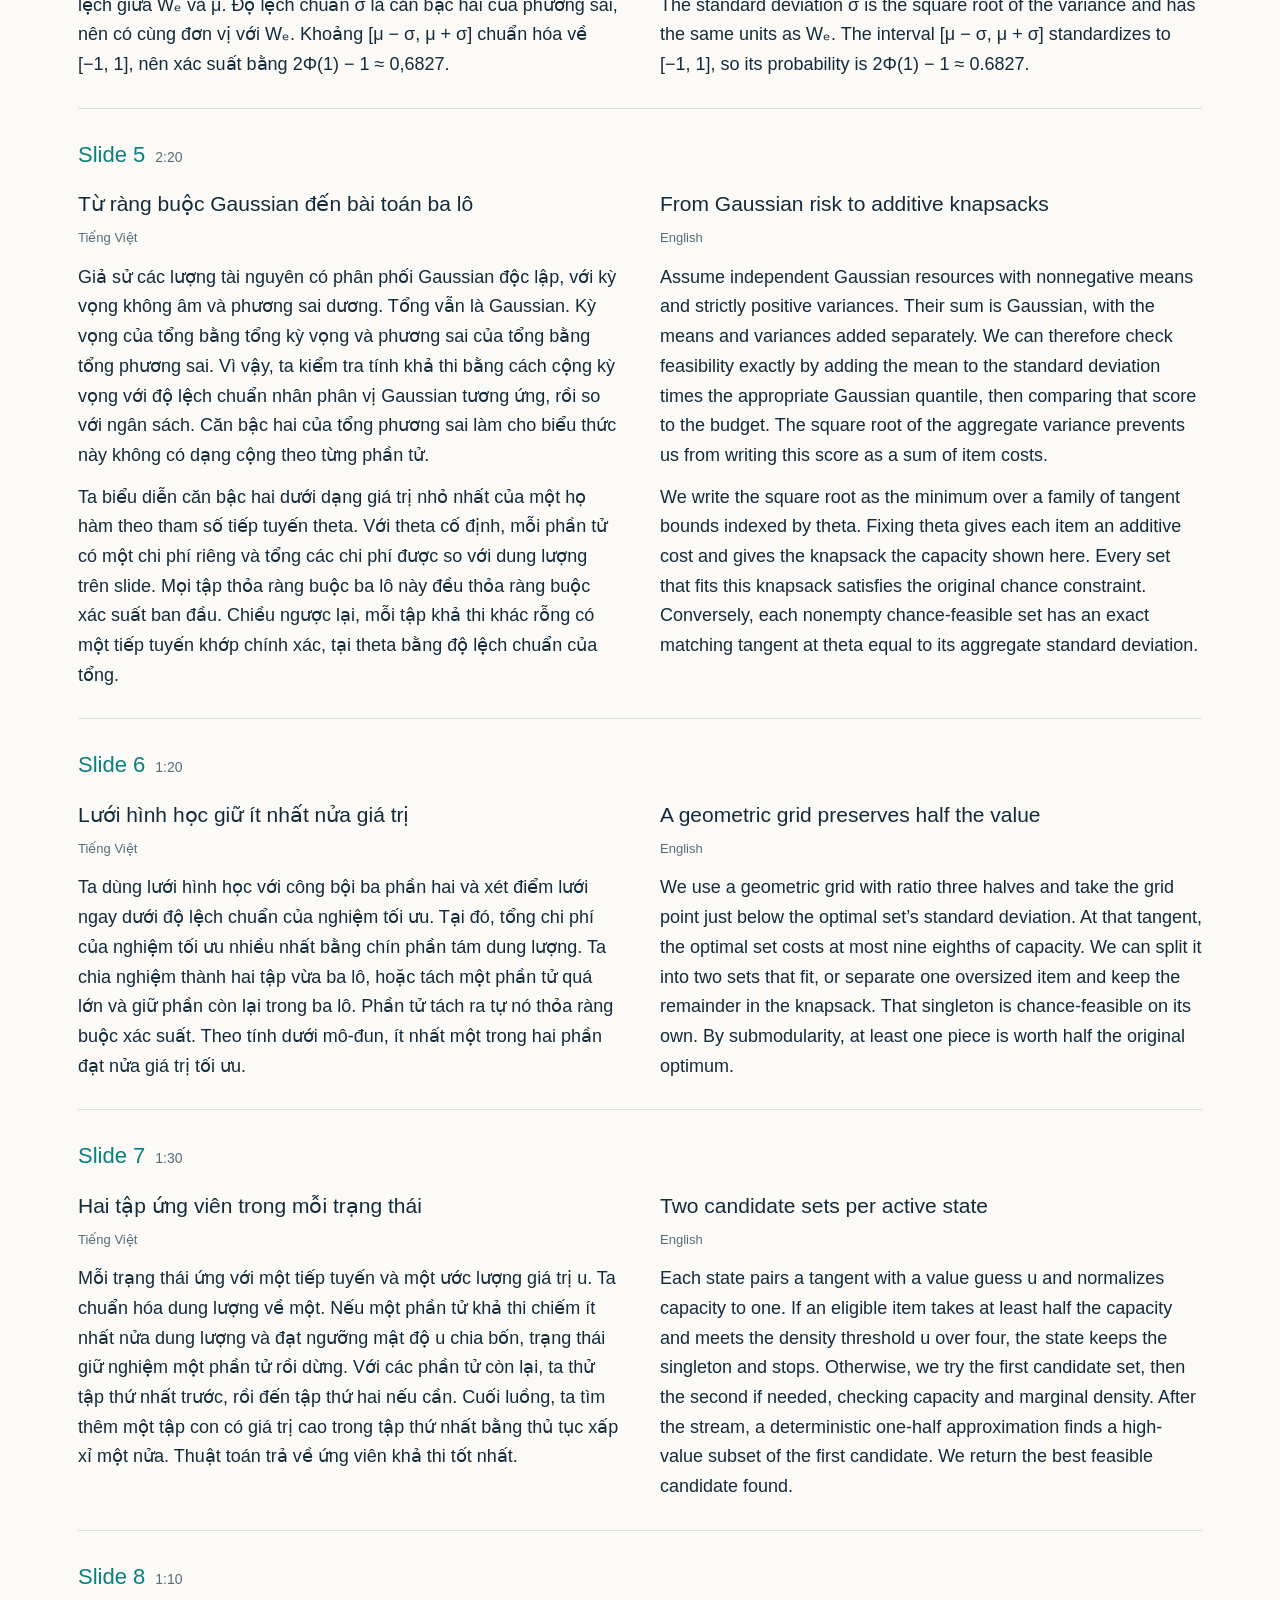
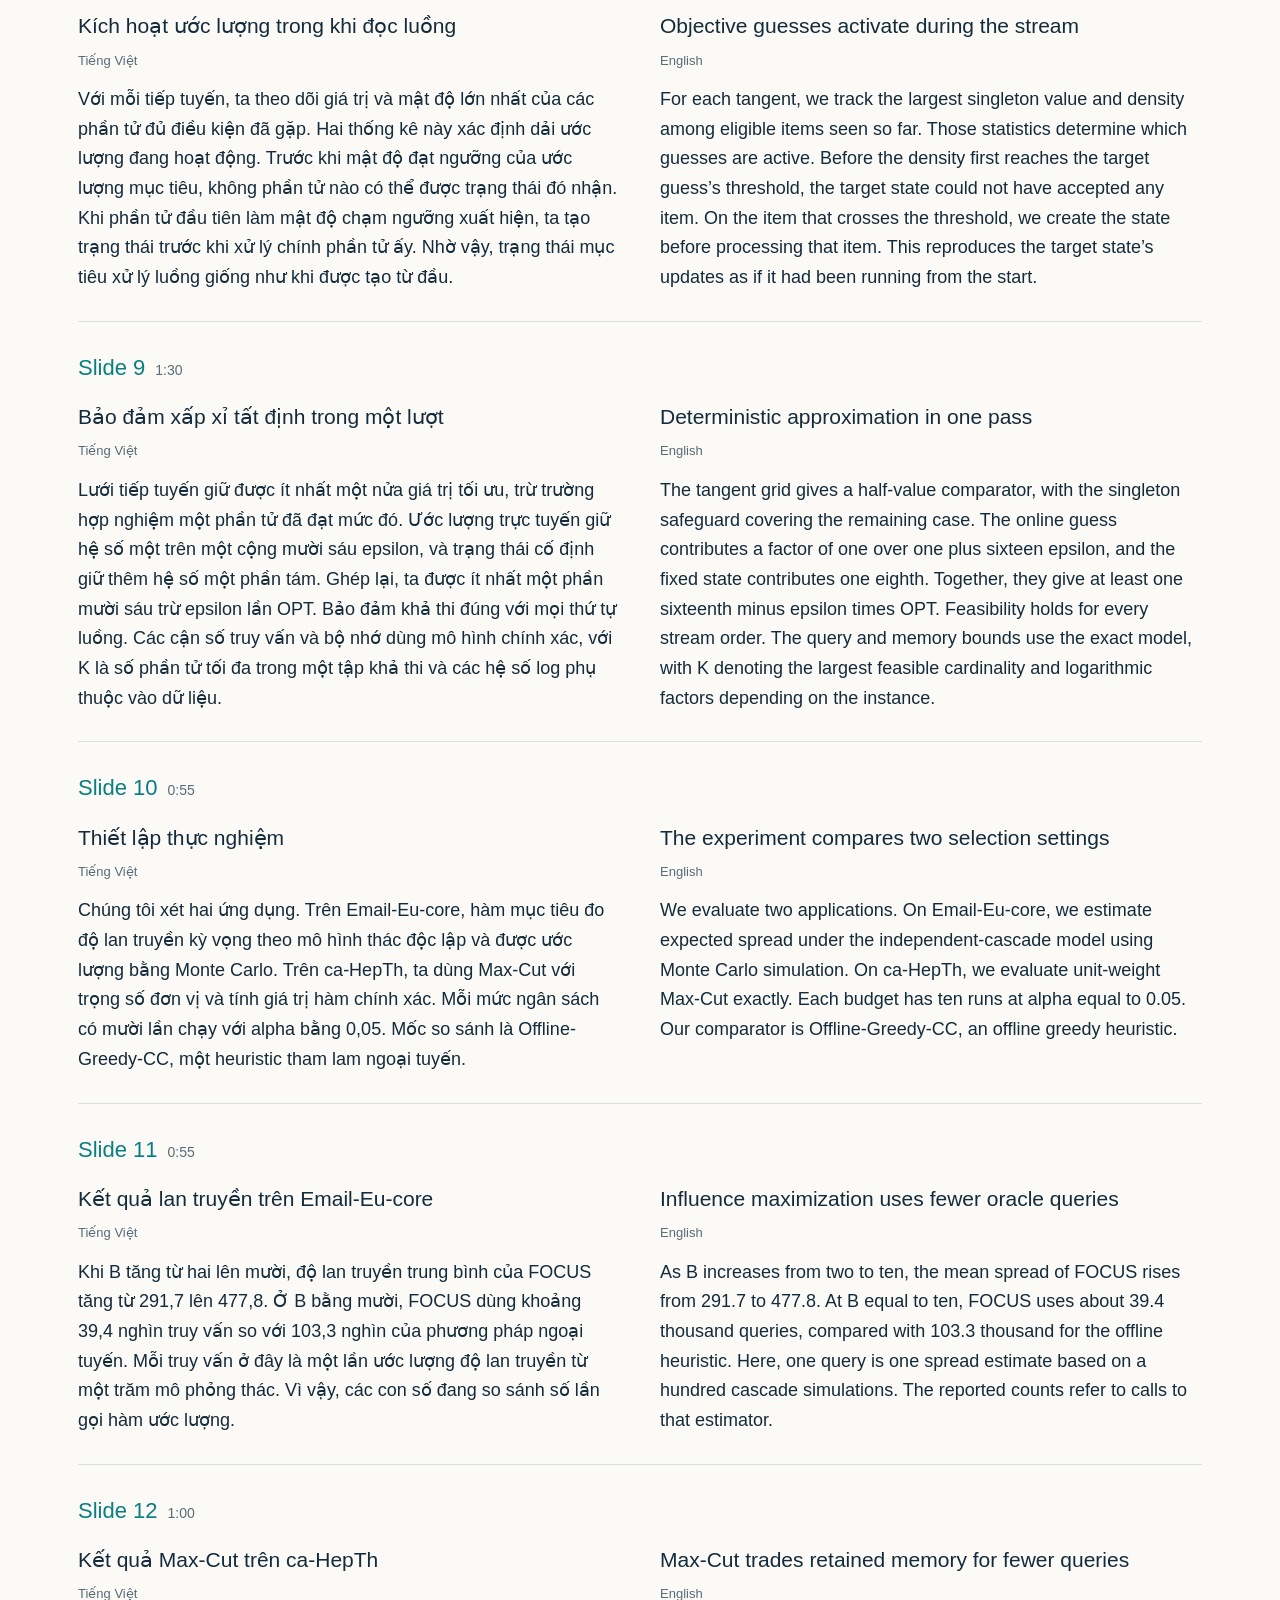
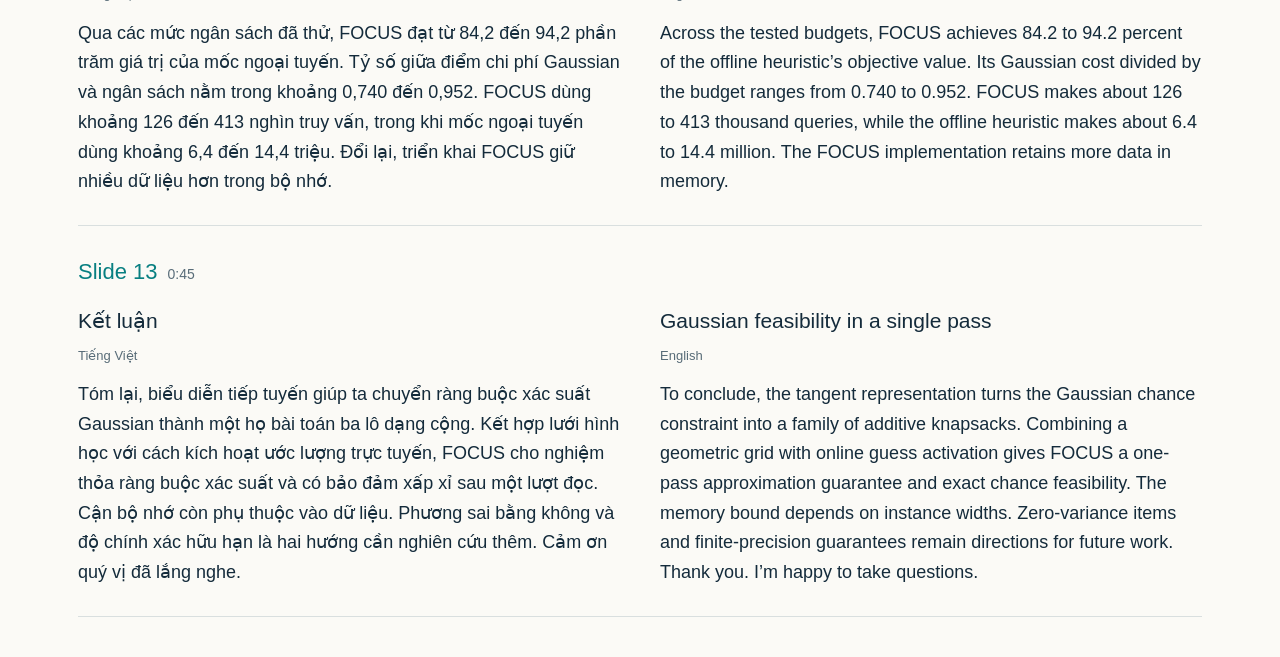
<file: NCS-Soict-note.html>
<!doctype html>
<html lang="vi">
<head>
<meta charset="utf-8">
<meta name="viewport" content="width=device-width, initial-scale=1">
<title>SOICT 2026 · Ghi chú thuyết trình Việt / Anh</title>
<style>
:root{color-scheme:light;--teal:#087f81;--ink:#142b3b;--muted:#586c78;--line:#d9dfdf}*{box-sizing:border-box}body{margin:0;background:#fbfaf6;color:var(--ink);font-family:Arial,Helvetica,sans-serif;line-height:1.65}main{max-width:1180px;margin:auto;padding:40px 28px}header{padding-bottom:26px;border-bottom:2px solid var(--teal)}h1{font-size:30px;line-height:1.3;font-weight:500;margin:14px 0}a{color:var(--teal)}nav{display:flex;flex-wrap:wrap;gap:8px 16px;margin-top:20px}section{padding:28px 0;border-bottom:1px solid var(--line);scroll-margin-top:20px}h2{color:var(--teal);font-size:22px;font-weight:400;margin:0 0 16px}.languages{display:grid;grid-template-columns:1fr 1fr;gap:40px}h3{font-size:21px;line-height:1.4;font-weight:500;margin:0 0 6px}.language{font-size:13px;color:var(--muted)}p{font-size:18px;margin:12px 0 0}header p{color:var(--muted);font-size:16px}@media(max-width:720px){main{padding:24px 20px}.languages{grid-template-columns:1fr;gap:24px}h1{font-size:25px}}@media print{body{background:white}main{padding:0;max-width:none}nav,.back{display:none}section{break-inside:avoid}.languages{gap:24px}p{font-size:12pt}h1{font-size:20pt}h3{font-size:14pt}}

h2 a{text-decoration:none}h2 a:hover{text-decoration:underline}.time{font-size:14px;color:var(--muted);margin-left:10px;font-variant-numeric:tabular-nums}
</style>
</head>
<body><main>
<header>
<a class="back" href="NCS-Soict.html">Mở bài thuyết trình</a>
<h1>SOICT 2026 · Ghi chú thuyết trình</h1>
<p>Lời thoại tiếng Việt và tiếng Anh cho 13 slide · 14 phút</p>
<nav aria-label="Chọn slide"><a href="#slide-1">1</a><a href="#slide-2">2</a><a href="#slide-3">3</a><a href="#slide-4">4</a><a href="#slide-5">5</a><a href="#slide-6">6</a><a href="#slide-7">7</a><a href="#slide-8">8</a><a href="#slide-9">9</a><a href="#slide-10">10</a><a href="#slide-11">11</a><a href="#slide-12">12</a><a href="#slide-13">13</a></nav>
</header>
<section id="slide-1">
<h2><a href="NCS-Soict.html#1" aria-label="Mở slide 1">Slide 1</a><span class="time">0:35</span></h2>
<div class="languages">
<article lang="vi"><h3>Giới thiệu FOCUS</h3><span class="language">Tiếng Việt</span><p>Xin chào quý vị. Hôm nay, tôi xin trình bày FOCUS, một thuật toán tất định chỉ đọc luồng dữ liệu một lượt. Bài toán là chọn một tập có giá trị cao khi chi phí tài nguyên của từng phần tử còn bất định. Ta muốn xác suất vượt ngân sách nằm dưới một mức rủi ro cho trước. Tôi sẽ giới thiệu cách xử lý ràng buộc Gaussian, sau đó trình bày thuật toán, bảo đảm lý thuyết và kết quả thực nghiệm.</p></article>
<article lang="en"><h3>FOCUS</h3><span class="language">English</span><p>Hello, everyone. Today I’ll present FOCUS, a deterministic algorithm that processes a stream in one pass. We want to select a high-value set when each item’s resource consumption is uncertain, while keeping the probability of exceeding the budget within a prescribed risk level. I’ll explain how we handle the Gaussian constraint, then present the algorithm, its guarantee, and the experiments.</p></article>
</div>
</section>
<section id="slide-2">
<h2><a href="NCS-Soict.html#2" aria-label="Mở slide 2">Slide 2</a><span class="time">0:15</span></h2>
<div class="languages">
<article lang="vi"><h3>Bố cục bài trình bày</h3><span class="language">Tiếng Việt</span><p>Tôi sẽ bắt đầu với bài toán và ràng buộc ngân sách Gaussian, sau đó trình bày thuật toán, kết quả thực nghiệm và kết luận.</p></article>
<article lang="en"><h3>Outline</h3><span class="language">English</span><p>I’ll start with the problem and the Gaussian budget, then present the algorithm, the experiment, and the conclusion.</p></article>
</div>
</section>
<section id="slide-3">
<h2><a href="NCS-Soict.html#3" aria-label="Mở slide 3">Slide 3</a><span class="time">1:00</span></h2>
<div class="languages">
<article lang="vi"><h3>Phát biểu bài toán</h3><span class="language">Tiếng Việt</span><p>Các phần tử của tập nền V xuất hiện lần lượt trong một luồng theo thứ tự ngẫu nhiên, mỗi phần tử đúng một lần. Chi phí của chúng có phân phối Gaussian và độc lập. Khi một phần tử đến, thuật toán biết kỳ vọng và phương sai của chi phí. Hàm lợi ích f không âm và bằng 0 trên tập rỗng. Tính dưới môđun nghĩa là lợi ích biên của một phần tử đối với tập A ít nhất bằng lợi ích biên đối với tập D chứa A, khi phần tử đó nằm ngoài D. Hàm có thể không đơn điệu nên thêm một phần tử có thể làm giảm lợi ích. Với ngân sách B dương và mức rủi ro alpha nằm giữa 0 và 1/2, ta tìm tập S có lợi ích lớn nhất sao cho xác suất vượt ngân sách không quá alpha.</p></article>
<article lang="en"><h3>Problem statement</h3><span class="language">English</span><p>Items from the ground set V arrive one at a time in a single stream, in random order. Each item appears exactly once. Their costs are independent Gaussian random variables. An item reveals its cost mean and variance on arrival. The utility f is nonnegative and equals zero on the empty set. Submodularity means that an item outside D has at least as much marginal utility for A as for D whenever A is a subset of D. The function may be non-monotone, so adding an item can reduce utility. Given a positive budget B and a risk tolerance alpha strictly between zero and one half, we seek a set S that maximizes utility while keeping the probability of exceeding the budget at most alpha.</p></article>
</div>
</section>
<section id="slide-4">
<h2><a href="NCS-Soict.html#4" aria-label="Mở slide 4">Slide 4</a><span class="time">0:45</span></h2>
<div class="languages">
<article lang="vi"><h3>Phân phối chuẩn</h3><span class="language">Tiếng Việt</span><p>Kỳ vọng μ là giá trị trung bình dài hạn của Wₑ và là tâm của đường cong hình chuông. Phương sai σ² là kỳ vọng của bình phương độ lệch giữa Wₑ và μ. Độ lệch chuẩn σ là căn bậc hai của phương sai, nên có cùng đơn vị với Wₑ. Khoảng [μ − σ, μ + σ] chuẩn hóa về [−1, 1], nên xác suất bằng 2Φ(1) − 1 ≈ 0,6827.</p></article>
<article lang="en"><h3>The normal distribution</h3><span class="language">English</span><p>The mean μ is the long-run average of Wₑ and the center of the bell curve. The variance σ² is the expected squared distance from μ. The standard deviation σ is the square root of the variance and has the same units as Wₑ. The interval [μ − σ, μ + σ] standardizes to [−1, 1], so its probability is 2Φ(1) − 1 ≈ 0.6827.</p></article>
</div>
</section>
<section id="slide-5">
<h2><a href="NCS-Soict.html#5" aria-label="Mở slide 5">Slide 5</a><span class="time">2:20</span></h2>
<div class="languages">
<article lang="vi"><h3>Từ ràng buộc Gaussian đến bài toán ba lô</h3><span class="language">Tiếng Việt</span><p>Giả sử các lượng tài nguyên có phân phối Gaussian độc lập, với kỳ vọng không âm và phương sai dương. Tổng vẫn là Gaussian. Kỳ vọng của tổng bằng tổng kỳ vọng và phương sai của tổng bằng tổng phương sai. Vì vậy, ta kiểm tra tính khả thi bằng cách cộng kỳ vọng với độ lệch chuẩn nhân phân vị Gaussian tương ứng, rồi so với ngân sách. Căn bậc hai của tổng phương sai làm cho biểu thức này không có dạng cộng theo từng phần tử.</p><p>Ta biểu diễn căn bậc hai dưới dạng giá trị nhỏ nhất của một họ hàm theo tham số tiếp tuyến theta. Với theta cố định, mỗi phần tử có một chi phí riêng và tổng các chi phí được so với dung lượng trên slide. Mọi tập thỏa ràng buộc ba lô này đều thỏa ràng buộc xác suất ban đầu. Chiều ngược lại, mỗi tập khả thi khác rỗng có một tiếp tuyến khớp chính xác, tại theta bằng độ lệch chuẩn của tổng.</p></article>
<article lang="en"><h3>From Gaussian risk to additive knapsacks</h3><span class="language">English</span><p>Assume independent Gaussian resources with nonnegative means and strictly positive variances. Their sum is Gaussian, with the means and variances added separately. We can therefore check feasibility exactly by adding the mean to the standard deviation times the appropriate Gaussian quantile, then comparing that score to the budget. The square root of the aggregate variance prevents us from writing this score as a sum of item costs.</p><p>We write the square root as the minimum over a family of tangent bounds indexed by theta. Fixing theta gives each item an additive cost and gives the knapsack the capacity shown here. Every set that fits this knapsack satisfies the original chance constraint. Conversely, each nonempty chance-feasible set has an exact matching tangent at theta equal to its aggregate standard deviation.</p></article>
</div>
</section>
<section id="slide-6">
<h2><a href="NCS-Soict.html#6" aria-label="Mở slide 6">Slide 6</a><span class="time">1:20</span></h2>
<div class="languages">
<article lang="vi"><h3>Lưới hình học giữ ít nhất nửa giá trị</h3><span class="language">Tiếng Việt</span><p>Ta dùng lưới hình học với công bội ba phần hai và xét điểm lưới ngay dưới độ lệch chuẩn của nghiệm tối ưu. Tại đó, tổng chi phí của nghiệm tối ưu nhiều nhất bằng chín phần tám dung lượng. Ta chia nghiệm thành hai tập vừa ba lô, hoặc tách một phần tử quá lớn và giữ phần còn lại trong ba lô. Phần tử tách ra tự nó thỏa ràng buộc xác suất. Theo tính dưới mô-đun, ít nhất một trong hai phần đạt nửa giá trị tối ưu.</p></article>
<article lang="en"><h3>A geometric grid preserves half the value</h3><span class="language">English</span><p>We use a geometric grid with ratio three halves and take the grid point just below the optimal set’s standard deviation. At that tangent, the optimal set costs at most nine eighths of capacity. We can split it into two sets that fit, or separate one oversized item and keep the remainder in the knapsack. That singleton is chance-feasible on its own. By submodularity, at least one piece is worth half the original optimum.</p></article>
</div>
</section>
<section id="slide-7">
<h2><a href="NCS-Soict.html#7" aria-label="Mở slide 7">Slide 7</a><span class="time">1:30</span></h2>
<div class="languages">
<article lang="vi"><h3>Hai tập ứng viên trong mỗi trạng thái</h3><span class="language">Tiếng Việt</span><p>Mỗi trạng thái ứng với một tiếp tuyến và một ước lượng giá trị u. Ta chuẩn hóa dung lượng về một. Nếu một phần tử khả thi chiếm ít nhất nửa dung lượng và đạt ngưỡng mật độ u chia bốn, trạng thái giữ nghiệm một phần tử rồi dừng. Với các phần tử còn lại, ta thử tập thứ nhất trước, rồi đến tập thứ hai nếu cần. Cuối luồng, ta tìm thêm một tập con có giá trị cao trong tập thứ nhất bằng thủ tục xấp xỉ một nửa. Thuật toán trả về ứng viên khả thi tốt nhất.</p></article>
<article lang="en"><h3>Two candidate sets per active state</h3><span class="language">English</span><p>Each state pairs a tangent with a value guess u and normalizes capacity to one. If an eligible item takes at least half the capacity and meets the density threshold u over four, the state keeps the singleton and stops. Otherwise, we try the first candidate set, then the second if needed, checking capacity and marginal density. After the stream, a deterministic one-half approximation finds a high-value subset of the first candidate. We return the best feasible candidate found.</p></article>
</div>
</section>
<section id="slide-8">
<h2><a href="NCS-Soict.html#8" aria-label="Mở slide 8">Slide 8</a><span class="time">1:10</span></h2>
<div class="languages">
<article lang="vi"><h3>Kích hoạt ước lượng trong khi đọc luồng</h3><span class="language">Tiếng Việt</span><p>Với mỗi tiếp tuyến, ta theo dõi giá trị và mật độ lớn nhất của các phần tử đủ điều kiện đã gặp. Hai thống kê này xác định dải ước lượng đang hoạt động. Trước khi mật độ đạt ngưỡng của ước lượng mục tiêu, không phần tử nào có thể được trạng thái đó nhận. Khi phần tử đầu tiên làm mật độ chạm ngưỡng xuất hiện, ta tạo trạng thái trước khi xử lý chính phần tử ấy. Nhờ vậy, trạng thái mục tiêu xử lý luồng giống như khi được tạo từ đầu.</p></article>
<article lang="en"><h3>Objective guesses activate during the stream</h3><span class="language">English</span><p>For each tangent, we track the largest singleton value and density among eligible items seen so far. Those statistics determine which guesses are active. Before the density first reaches the target guess’s threshold, the target state could not have accepted any item. On the item that crosses the threshold, we create the state before processing that item. This reproduces the target state’s updates as if it had been running from the start.</p></article>
</div>
</section>
<section id="slide-9">
<h2><a href="NCS-Soict.html#9" aria-label="Mở slide 9">Slide 9</a><span class="time">1:30</span></h2>
<div class="languages">
<article lang="vi"><h3>Bảo đảm xấp xỉ tất định trong một lượt</h3><span class="language">Tiếng Việt</span><p>Lưới tiếp tuyến giữ được ít nhất một nửa giá trị tối ưu, trừ trường hợp nghiệm một phần tử đã đạt mức đó. Ước lượng trực tuyến giữ hệ số một trên một cộng mười sáu epsilon, và trạng thái cố định giữ thêm hệ số một phần tám. Ghép lại, ta được ít nhất một phần mười sáu trừ epsilon lần OPT. Bảo đảm khả thi đúng với mọi thứ tự luồng. Các cận số truy vấn và bộ nhớ dùng mô hình chính xác, với K là số phần tử tối đa trong một tập khả thi và các hệ số log phụ thuộc vào dữ liệu.</p></article>
<article lang="en"><h3>Deterministic approximation in one pass</h3><span class="language">English</span><p>The tangent grid gives a half-value comparator, with the singleton safeguard covering the remaining case. The online guess contributes a factor of one over one plus sixteen epsilon, and the fixed state contributes one eighth. Together, they give at least one sixteenth minus epsilon times OPT. Feasibility holds for every stream order. The query and memory bounds use the exact model, with K denoting the largest feasible cardinality and logarithmic factors depending on the instance.</p></article>
</div>
</section>
<section id="slide-10">
<h2><a href="NCS-Soict.html#10" aria-label="Mở slide 10">Slide 10</a><span class="time">0:55</span></h2>
<div class="languages">
<article lang="vi"><h3>Thiết lập thực nghiệm</h3><span class="language">Tiếng Việt</span><p>Chúng tôi xét hai ứng dụng. Trên Email-Eu-core, hàm mục tiêu đo độ lan truyền kỳ vọng theo mô hình thác độc lập và được ước lượng bằng Monte Carlo. Trên ca-HepTh, ta dùng Max-Cut với trọng số đơn vị và tính giá trị hàm chính xác. Mỗi mức ngân sách có mười lần chạy với alpha bằng 0,05. Mốc so sánh là Offline-Greedy-CC, một heuristic tham lam ngoại tuyến.</p></article>
<article lang="en"><h3>The experiment compares two selection settings</h3><span class="language">English</span><p>We evaluate two applications. On Email-Eu-core, we estimate expected spread under the independent-cascade model using Monte Carlo simulation. On ca-HepTh, we evaluate unit-weight Max-Cut exactly. Each budget has ten runs at alpha equal to 0.05. Our comparator is Offline-Greedy-CC, an offline greedy heuristic.</p></article>
</div>
</section>
<section id="slide-11">
<h2><a href="NCS-Soict.html#11" aria-label="Mở slide 11">Slide 11</a><span class="time">0:55</span></h2>
<div class="languages">
<article lang="vi"><h3>Kết quả lan truyền trên Email-Eu-core</h3><span class="language">Tiếng Việt</span><p>Khi B tăng từ hai lên mười, độ lan truyền trung bình của FOCUS tăng từ 291,7 lên 477,8. Ở B bằng mười, FOCUS dùng khoảng 39,4 nghìn truy vấn so với 103,3 nghìn của phương pháp ngoại tuyến. Mỗi truy vấn ở đây là một lần ước lượng độ lan truyền từ một trăm mô phỏng thác. Vì vậy, các con số đang so sánh số lần gọi hàm ước lượng.</p></article>
<article lang="en"><h3>Influence maximization uses fewer oracle queries</h3><span class="language">English</span><p>As B increases from two to ten, the mean spread of FOCUS rises from 291.7 to 477.8. At B equal to ten, FOCUS uses about 39.4 thousand queries, compared with 103.3 thousand for the offline heuristic. Here, one query is one spread estimate based on a hundred cascade simulations. The reported counts refer to calls to that estimator.</p></article>
</div>
</section>
<section id="slide-12">
<h2><a href="NCS-Soict.html#12" aria-label="Mở slide 12">Slide 12</a><span class="time">1:00</span></h2>
<div class="languages">
<article lang="vi"><h3>Kết quả Max-Cut trên ca-HepTh</h3><span class="language">Tiếng Việt</span><p>Qua các mức ngân sách đã thử, FOCUS đạt từ 84,2 đến 94,2 phần trăm giá trị của mốc ngoại tuyến. Tỷ số giữa điểm chi phí Gaussian và ngân sách nằm trong khoảng 0,740 đến 0,952. FOCUS dùng khoảng 126 đến 413 nghìn truy vấn, trong khi mốc ngoại tuyến dùng khoảng 6,4 đến 14,4 triệu. Đổi lại, triển khai FOCUS giữ nhiều dữ liệu hơn trong bộ nhớ.</p></article>
<article lang="en"><h3>Max-Cut trades retained memory for fewer queries</h3><span class="language">English</span><p>Across the tested budgets, FOCUS achieves 84.2 to 94.2 percent of the offline heuristic’s objective value. Its Gaussian cost divided by the budget ranges from 0.740 to 0.952. FOCUS makes about 126 to 413 thousand queries, while the offline heuristic makes about 6.4 to 14.4 million. The FOCUS implementation retains more data in memory.</p></article>
</div>
</section>
<section id="slide-13">
<h2><a href="NCS-Soict.html#13" aria-label="Mở slide 13">Slide 13</a><span class="time">0:45</span></h2>
<div class="languages">
<article lang="vi"><h3>Kết luận</h3><span class="language">Tiếng Việt</span><p>Tóm lại, biểu diễn tiếp tuyến giúp ta chuyển ràng buộc xác suất Gaussian thành một họ bài toán ba lô dạng cộng. Kết hợp lưới hình học với cách kích hoạt ước lượng trực tuyến, FOCUS cho nghiệm thỏa ràng buộc xác suất và có bảo đảm xấp xỉ sau một lượt đọc. Cận bộ nhớ còn phụ thuộc vào dữ liệu. Phương sai bằng không và độ chính xác hữu hạn là hai hướng cần nghiên cứu thêm. Cảm ơn quý vị đã lắng nghe.</p></article>
<article lang="en"><h3>Gaussian feasibility in a single pass</h3><span class="language">English</span><p>To conclude, the tangent representation turns the Gaussian chance constraint into a family of additive knapsacks. Combining a geometric grid with online guess activation gives FOCUS a one-pass approximation guarantee and exact chance feasibility. The memory bound depends on instance widths. Zero-variance items and finite-precision guarantees remain directions for future work. Thank you. I’m happy to take questions.</p></article>
</div>
</section>
</main></body></html>
</file>
<file: presentation-typography.css>
@font-face {
  font-family: "Latin Modern Sans";
  src: url("assets/fonts/latin-modern/lmsans10-regular.otf") format("opentype");
  font-weight: 400;
  font-display: swap;
}

@font-face {
  font-family: "Latin Modern Sans";
  src: url("assets/fonts/latin-modern/lmsans10-bold.otf") format("opentype");
  font-weight: 600 900;
  font-display: swap;
}

@font-face {
  font-family: "Latin Modern Sans";
  src: url("assets/fonts/latin-modern/lmsans10-oblique.otf") format("opentype");
  font-style: italic;
  font-display: swap;
}

@font-face {
  font-family: "Latin Modern Sans";
  src: url("assets/fonts/latin-modern/lmsans10-boldoblique.otf") format("opentype");
  font-style: italic;
  font-weight: 600 900;
  font-display: swap;
}

@font-face {
  font-family: "Latin Modern Math";
  src: url("assets/fonts/latin-modern/latinmodern-math.otf") format("opentype");
  font-display: swap;
}

body[data-presentation],
body[data-presentation] :is(
  button, input, .slide, h1, h2, h3, p, li, th, td, .cover-event, .logo-csonet-lockup > span,
  .formula, .constraints p, .constraints p > span:not(.math), .labels > div > span,
  .tokens b, .index, .key-formula > span:not(.math), .quota-calculation,
  .big-stat, .big-stat > span:not(.math), .rho strong, .network-name,
  .conclusions li > span, .closing-bottom strong, .conflict b
) {
  font-family: "Latin Modern Sans", sans-serif;
}

body[data-presentation] .slide :is(h1, h2, h3) {
  font-weight: 700;
}

body[data-presentation] .math {
  letter-spacing: normal;
  text-transform: none;
  font-synthesis: none;
}

body[data-presentation] :is(
  .math math, .soict-normal svg g text, .soict-normal svg text[text-anchor="end"]
) {
  font-family: "Latin Modern Math", math;
  font-weight: 400;
  font-style: normal;
}

body[data-presentation] #deck .pseudocode,
body[data-presentation] #deck .pseudocode :is(h1, h2, h3, p, li) {
  font-family: Georgia, serif;
}

.pseudocode .katex {
  font-family: KaTeX_Main, serif;
}

.pseudocode .katex :is(.mathnormal, .mathit) {
  font-family: KaTeX_Math, serif;
}

.pseudocode .katex .text {
  font-family: Georgia, serif;
}
</file>
<file: assets/dsa-sort/merge-simulation/style.css>
*{box-sizing:border-box}body{margin:0;padding:8px;font-family:"Latin Modern Sans",sans-serif;color:#142b3b;background:white}header{display:flex;gap:8px;align-items:center;flex-wrap:wrap;padding-bottom:8px;border-bottom:1px solid #d9dfdf}button,select,input{font:inherit;border:1px solid #cbd5e1;border-radius:4px;padding:7px;background:white;color:inherit}button{cursor:pointer}#play{background:#087f81;color:white;min-width:155px}#timeline{width:100%;padding:0;accent-color:#087f81}#count{margin-left:auto}main{display:grid;grid-template-columns:minmax(0,1fr) 400px;gap:20px;padding-top:8px}.inputs{display:flex;gap:10px;align-items:end}.inputs label{flex:1;min-width:0;font-size:13px}.inputs input{display:block;width:100%;margin-top:5px;font-size:16px}.inputs button{font-size:14px}h3{font-size:18px;margin:18px 0 30px}.cells{display:flex;gap:5px;min-height:68px}.cell{flex:1;min-width:0;text-align:center;position:relative}.value{border:2px solid #cbd5e1;border-radius:4px;padding:10px 0;font-size:22px;background:#f1f5f9}.cell.left .value{border-color:#9333ea;background:#faf5ff}.cell.right .value{border-color:#d97706;background:#fff7ed}.cell.current .value{background:#dbeafe;border-color:#2563eb}.index{font-size:12px;color:#64748b;margin-top:4px}.pointer{position:absolute;top:-23px;left:0;right:0;color:#2563eb;font-weight:bold;font-size:15px}.legend{display:flex;gap:18px;font-size:13px}.legend .left{color:#9333ea}.legend .right{color:#b45309}#vars{font-size:17px;margin-top:20px;word-spacing:12px}#message{font-size:17px;line-height:1.5;border-left:3px solid #087f81;padding:10px;background:#f0fdfa;min-height:72px}#error{color:#b91c1c;font-size:13px;margin:5px 0}#error:empty{display:none}#code{border-left:1px solid #d9dfdf;padding-left:12px}.line{font:15px/1.38 ui-monospace,monospace;white-space:pre;padding:1px 4px;border-radius:3px}.line.active{background:#dbeafe;color:#1e40af}.number{display:inline-block;width:26px;color:#64748b;font-size:12px}

.line .syntax-keyword{color:#7c3aed;font-weight:700}
.line .syntax-variable{color:#1e40af}
.line .syntax-number,.line .syntax-literal{color:#b45309}
.line .syntax-operator{color:#be123c}
.line .syntax-function{color:#047857;font-weight:700}
.line.active{background:#e6f3ed;box-shadow:inset 3px 0 #087f81;color:inherit}

main:has(> #code[hidden]){grid-template-columns:minmax(0,1fr)}
</file>
<file: assets/dsa-sort/selection-simulation/style.css>
:root{--bg:#f5f5ef;--ink:#25372d;--muted:#7c877d;--green:#36765b;--lime:#d8ed93;--line:#dde2d8}*{box-sizing:border-box}body{margin:0;background:var(--bg);color:var(--ink);font-family:'DM Sans',sans-serif}header{max-width:1320px;margin:auto;padding:28px 42px;display:flex;justify-content:space-between;align-items:center;border-bottom:1px solid var(--line)}.brand{text-decoration:none;color:var(--ink);font:700 27px 'Space Grotesk',sans-serif}.brand>span:first-child{background:var(--green);color:var(--lime);padding:4px 9px;margin-right:10px;border-radius:8px}.thin{font-weight:400}.brand small{display:block;font:9px 'DM Sans';letter-spacing:2px;margin:12px 0 0 48px}.tag,.eyebrow,.tiny{font-size:10px;letter-spacing:1.6px;font-weight:700}.tag{color:var(--muted)}main{max-width:1320px;margin:auto;padding:0 42px}.intro{display:flex;justify-content:space-between;align-items:end;padding:42px 0 32px}.eyebrow{color:var(--green)}h1{font:500 46px/1.13 'Space Grotesk';letter-spacing:-2px;margin:16px 0}h1 em{font-style:normal;color:var(--green)}p{font-size:14px;line-height:1.7;color:var(--muted)}.intro-note{border-left:1px solid var(--line);padding-left:24px;margin-bottom:8px}.intro-note>span{font:28px 'Space Grotesk';color:var(--green)}nav{display:flex;gap:8px;flex-wrap:wrap;margin-bottom:22px}button{cursor:pointer;font:500 13px 'DM Sans';border:1px solid var(--line);background:#fff;color:var(--ink);border-radius:7px;padding:11px 15px;transition:background .15s}button:hover{background:#e9efdf}button:disabled{opacity:.35;cursor:default}nav button{background:transparent;padding:12px 22px}nav button.selected{background:var(--ink);color:var(--lime);border-color:var(--ink)}.layout{display:grid;grid-template-columns:minmax(0,1fr) 330px;gap:22px}.lab,.panel{background:#fff;border:1px solid var(--line);border-radius:12px}.lab{padding:26px}.lab-head{display:flex;align-items:center;justify-content:space-between}h2{font:500 25px 'Space Grotesk';margin:8px 0}.badge{font-size:11px;background:#edf3e7;padding:7px 12px;border-radius:30px;color:var(--green)}.stats{display:flex;gap:38px;margin-top:25px}.stats div{display:flex;flex-direction:column;gap:6px}.stats b{font:26px 'Space Grotesk'}.stats span{font-size:9px;letter-spacing:1.2px;color:var(--muted)}#chart{height:260px;display:flex;align-items:end;gap:7px;margin:30px 0 16px;padding:25px 0 22px;border-bottom:1px solid var(--line)}.bar{flex:1;min-width:0;background:#cdd6cb;border-radius:4px 4px 0 0;position:relative;transition:height .15s,background .15s}.bar b{position:absolute;top:-22px;width:100%;text-align:center;font:12px 'Space Grotesk'}.bar small{position:absolute;bottom:-19px;width:100%;text-align:center;color:var(--muted);font-size:9px}.bar.active,.legend .active{background:#80a788}.bar.pivot,.legend .pivot{background:#e6bc69}.bar.done,.legend .done{background:var(--green)}.legend{display:flex;gap:16px;flex-wrap:wrap;font-size:10px;color:var(--muted)}.legend i{display:inline-block;width:8px;height:8px;border-radius:2px;margin-right:5px}.neutral{background:#cdd6cb}#message{background:#f4f6ef;border-left:3px solid var(--lime);padding:14px;margin:22px 0;font-size:13px;min-height:49px}.transport{display:flex;gap:8px;align-items:center}.primary{background:var(--green);color:white;border-color:var(--green);min-width:155px}.primary:hover{background:#285b44}.speed{margin-left:auto;width:135px}.speed label{font-size:11px;display:flex;justify-content:space-between}input[type=range]{width:100%;accent-color:var(--green);cursor:pointer}#timeline{margin-top:22px}.shortcuts{font-size:9px;color:var(--muted);letter-spacing:1px;display:flex;justify-content:space-between;margin-top:8px}aside{display:flex;flex-direction:column;gap:18px}.panel{padding:23px}h3{font-size:16px;margin:12px 0 18px}label{font-size:11px;color:var(--muted)}textarea{font:13px/1.7 'Space Grotesk';width:100%;resize:vertical;margin:8px 0;border:1px solid var(--line);border-radius:6px;background:#fafbf8;padding:12px;color:var(--ink)}.outline{width:100%;border-color:var(--green);color:var(--green)}.presets{display:grid;grid-template-columns:1fr 1fr;gap:6px;margin-top:12px}.presets button{font-size:11px;padding:8px;background:#f8f9f5}#error{color:#b24736;font-size:11px;margin:6px 0 0}.code-head{display:flex;justify-content:space-between;margin-bottom:16px}.tiny{font-size:8px;color:var(--muted)}#code{font:11px/1.8 monospace}.code-line{padding:5px 7px;border-radius:4px;white-space:pre-wrap}.code-line span{color:#aab1a7;margin-right:12px}.code-line.highlight{background:#edf3d8;color:#365d36}.explain{display:grid;grid-template-columns:1fr 1fr;gap:50px;padding:32px 0;border-bottom:1px solid var(--line)}.explain p{max-width:580px}.complexity{display:flex;justify-content:space-between;align-items:center}.complexity div{display:flex;flex-direction:column;gap:12px}.complexity span{font-size:9px;color:var(--muted);letter-spacing:1px}.complexity b{font:22px 'Space Grotesk'}footer{display:flex;gap:25px;padding:24px 0 35px;font-size:11px;color:var(--muted)}footer>span:last-child{margin-left:auto}button:focus-visible,textarea:focus-visible,input:focus-visible{outline:2px solid var(--green);outline-offset:3px}@media(max-width:950px){.layout{grid-template-columns:1fr}aside{display:grid;grid-template-columns:1fr 1fr}.intro-note{display:none}.explain{grid-template-columns:1fr;gap:10px}.complexity{padding:10px 0}}@media(max-width:600px){header,main{padding-left:18px;padding-right:18px}.tag{display:none}h1{font-size:36px}.intro{padding-top:30px}nav{gap:5px}nav button{padding:9px 12px;font-size:11px}.lab{padding:18px}.stats{gap:24px}#chart{gap:3px;height:230px}.bar b{font-size:9px}aside{display:flex}.speed{width:85px}.primary{min-width:0;padding:11px 10px}.transport button{padding:11px 10px}.legend{gap:10px}footer>span:last-child{display:none}}

[hidden]{display:none!important}#heap-view{margin-top:26px;padding:20px 0 12px;border-top:1px solid var(--line);border-bottom:1px solid var(--line)}.heap-heading{display:flex;align-items:center;justify-content:space-between;gap:12px}.heap-hint{font-size:11px;margin:10px 0}.heap-scroll{overflow-x:auto;background:#fafbf7;border-radius:8px;padding:10px 0}#heap-tree{display:block;width:100%}.heap-edge{stroke:#cbd5c6;stroke-width:2}.heap-edge.highlighted{stroke:var(--green);stroke-width:3}.heap-node circle{fill:#e4e9df;stroke:#bdcbbb;stroke-width:1.5}.heap-node.active circle{fill:#80a788;stroke:#36765b}.heap-node.pivot circle{fill:#e6bc69;stroke:#c99a41}.heap-value{font:600 14px 'Space Grotesk',sans-serif;fill:var(--ink)}.heap-index{font:10px 'DM Sans',sans-serif;fill:var(--muted)}.heap-empty{font:13px 'DM Sans',sans-serif;fill:var(--green)}.heap-output{display:flex;align-items:center;gap:12px;margin-top:16px;font-size:10px;color:var(--muted)}#heap-sorted{display:flex;flex-wrap:wrap;gap:5px}.heap-chip{background:var(--green);color:white;border-radius:4px;padding:5px 8px;font:12px 'Space Grotesk',sans-serif}

.algorithm-menu{margin-bottom:22px}#categories{gap:0;border-bottom:1px solid var(--line);margin-bottom:16px}#categories button{border:0;border-bottom:3px solid transparent;border-radius:0;padding:12px 22px;background:transparent;color:var(--muted);font-size:16px}#categories button.selected{border-bottom-color:var(--green);color:var(--ink);background:transparent}#categories small{font-size:10px;margin-left:9px;font-weight:400}#algos{margin-bottom:0}.bar.excluded{opacity:.25}#search-controls{margin:10px 0 14px}#target{display:block;width:100%;padding:10px 12px;margin-top:7px;border:1px solid var(--line);border-radius:6px;background:#fafbf8;font:14px 'Space Grotesk';color:var(--ink)}#search-note{font-size:11px;line-height:1.5;margin:7px 0 0}@media(max-width:600px){#categories button{padding:10px 14px}#categories small{margin-left:5px}}

main{padding-top:24px}

.data-row{display:flex;align-items:center;gap:16px;margin-bottom:22px;padding:18px 22px;flex-wrap:wrap}.array-field{flex:1 1 260px;min-width:200px}.data-row textarea{display:block;margin:7px 0 0;min-height:43px;resize:vertical;padding:9px 11px}.data-row #apply{width:auto;flex:0 0 auto;margin-top:18px}.data-row .presets{display:flex;gap:6px;margin:18px 0 0;flex:0 0 auto}.data-row .presets button{white-space:nowrap;padding:10px 11px}.data-row #search-controls{flex:0 0 140px;margin:0}.data-row #search-note{max-width:220px}.data-row #error{width:100%;margin:0}.data-row #error:empty{display:none}@media(max-width:1100px){.data-row{gap:12px}.data-row .presets{margin-top:0;flex:1 1 100%}.data-row .presets button{flex:1}.layout aside{display:flex}}@media(max-width:600px){.data-row{padding:16px}.array-field{flex-basis:100%}.data-row #apply{margin-top:0}.data-row .presets{flex-wrap:wrap}.data-row .presets button{flex:1 1 40%}.data-row #search-controls{flex:1 1 150px}}

#bst-view{margin-top:26px;padding:20px 0 12px;border-top:1px solid var(--line);border-bottom:1px solid var(--line)}.bst-scroll{max-height:480px;overflow:auto}#bst-tree{display:block;width:100%}.heap-node.visited circle{fill:#d8ed93;stroke:#8aaa58}.heap-node.found circle{fill:var(--green);stroke:var(--green)}.heap-node.found .heap-value{fill:white}.bst-path{font-size:12px;color:var(--green);margin-top:14px;line-height:1.7;overflow-wrap:anywhere}

.simulation-controls{flex:1 1 100%;min-width:0;padding-bottom:18px;border-bottom:1px solid var(--line)}

/* Phóng to phần theo dõi mã giả. */
.layout{grid-template-columns:minmax(0,1fr) 660px}
.code-head .eyebrow{font-size:20px}
.code-head .tiny{font-size:16px}
#code{font-size:22px}
@media(max-width:1200px){.layout{grid-template-columns:1fr}.layout aside{display:flex}}
@media(max-width:600px){.code-head{flex-wrap:wrap;gap:10px}#code{overflow-wrap:anywhere}}

/* Dùng toàn bộ chiều ngang màn hình, giữ nguyên cỡ chữ mã giả. */
main{max-width:none;width:100%}

/* Hai cụm nằm cạnh nhau khi đủ rộng và tự xuống hàng khi thiếu chỗ. */
.simulation-controls{flex:1 1 520px;padding-bottom:0;border-bottom:0}
.data-inputs{display:flex;align-items:center;flex-wrap:wrap;gap:12px;flex:1.4 1 680px;min-width:0}
.data-inputs .array-field{flex:1 1 200px;min-width:0}
.data-inputs .presets{flex:0 0 auto;margin-top:18px}
@media(max-width:1100px){.data-inputs .presets{flex:1 1 100%;margin-top:0}}
@media(max-width:600px){.data-inputs{flex-basis:100%}.data-inputs .array-field{flex-basis:100%}}

/* Đặt các nút bên phải nhãn, phía trên ô nhập mảng. */
.data-inputs{display:grid;grid-template-columns:minmax(0,1fr) auto auto;gap:8px 12px;align-items:center}
.data-inputs .array-field{display:contents}
.data-inputs .array-field>label{grid-column:1;grid-row:1}
.data-inputs .array-field>textarea{grid-column:1 / -1;grid-row:2;margin:0}
.data-inputs #apply{grid-column:2;grid-row:1;margin:0}
.data-inputs .presets{grid-column:3;grid-row:1;margin:0}
.data-inputs #search-controls,.data-inputs #error{grid-column:1 / -1}
@media(max-width:700px){
 .data-inputs{grid-template-columns:minmax(0,1fr) auto}
 .data-inputs .presets{grid-column:1 / -1;grid-row:3;display:flex;flex-wrap:wrap}
 .data-inputs .presets button{flex:1 1 auto}
}

footer{font-size:22px;justify-content:center;text-align:center;overflow-wrap:anywhere}

/* Màu trạng thái tương phản cao để trình chiếu. */
:root{--status-neutral:#64748b;--status-active:#2563eb;--status-pivot:#d97706;--status-done:#166534}
.bar,.legend .neutral{background:var(--status-neutral);color:var(--status-neutral)}
.bar.active,.legend .active{background:var(--status-active);color:var(--status-active)}
.bar.pivot,.legend .pivot{background:var(--status-pivot);color:var(--status-pivot)}
.bar.done,.legend .done{background:var(--status-done);color:var(--status-done)}
.legend{color:var(--ink);font-size:12px;font-weight:600}
.legend i{width:12px;height:12px;border:1px solid rgba(0,0,0,.2);vertical-align:-1px}
.heap-edge{stroke:var(--status-neutral)}
.heap-edge.highlighted{stroke:var(--status-active)}
.heap-node circle{fill:var(--status-neutral);stroke:#334155}
.heap-node.active circle{fill:var(--status-active);stroke:#1e40af}
.heap-node.pivot circle{fill:var(--status-pivot);stroke:#92400e}
.heap-node.visited circle{fill:#6d28d9;stroke:#4c1d95}
.heap-node.found circle{fill:var(--status-done);stroke:#14532d}
.heap-node .heap-value{fill:white}
.heap-index{fill:var(--ink)}
.heap-chip{background:var(--status-done)}

/* Thu hẹp khung mô phỏng và tăng không gian theo chiều dọc. */
.lab{width:90%;justify-self:start;padding-top:41px;padding-bottom:41px}
#chart{height:286px}
@media(max-width:600px){.lab{padding-top:32px;padding-bottom:32px}#chart{height:253px}}

/* Hai cụm chia đều chiều ngang, khoảng cách tăng gấp đôi. */
.data-row{gap:32px}
.data-row>.simulation-controls,.data-row>.data-inputs{flex:1 1 calc(50% - 16px);min-width:0}
@media(max-width:1400px){
 .data-row>.simulation-controls,.data-row>.data-inputs{flex-basis:100%}
}

.data-row{gap:48px}
.data-row>.simulation-controls,.data-row>.data-inputs{flex-basis:calc(50% - 24px)}
@media(max-width:1400px){
 .data-row>.simulation-controls,.data-row>.data-inputs{flex-basis:100%}
}

/* Chia chiều ngang mô phỏng và mã giả theo tỷ lệ 60:40. */
@media(min-width:1201px){
 .layout{grid-template-columns:minmax(0,3fr) minmax(0,2fr)}
}
.lab{width:100%}
.layout>aside{min-width:0}

.lab-head{justify-content:flex-end}

/* Đưa thống kê lên sát đầu khung mô phỏng. */
.lab{position:relative;padding-top:18px}
.lab-head{position:absolute;top:18px;right:26px}
.stats{margin-top:0;padding-right:110px;flex-wrap:wrap}
@media(max-width:600px){.lab-head{right:18px}.stats{gap:18px}}

/* Cột cao gấp 1,5 lần; giá trị lớn và tương phản rõ trên nền trắng. */
#chart{height:420px;padding-top:40px}
.bar b{font-size:24px;font-weight:700;color:#0f172a;top:-34px;line-height:1.2}
@media(max-width:600px){
 #chart{height:371px}
 .bar b{font-size:18px;top:-28px}
}

/* Cây heap nằm ngay dưới mã giả trong cột bên phải. */
aside>#heap-view{margin-top:0;padding:20px;background:#fff;border:1px solid var(--line);border-radius:12px;min-width:0}

#heap-view .heap-scroll{min-width:0;overflow-x:hidden}
#heap-tree{max-width:100%}

/* SVG tự tính lại chiều cao theo chiều rộng khung ở mọi kích thước. */
#heap-tree,#bst-tree{display:block;width:100%;max-width:100%;min-width:0;height:auto}
.heap-scroll{min-width:0}
.bst-scroll{max-height:none;overflow:visible}

/* Ô nhập mảng và giá trị cần tìm nằm cùng một hàng. */
.data-inputs:has(#search-controls:not([hidden])) .array-field>textarea{grid-column:1 / 3}
.data-inputs #search-controls{grid-column:3;grid-row:2;display:flex;align-items:center;gap:10px;margin:0;min-width:0}
.data-inputs #search-controls label{white-space:nowrap}
.data-inputs #target{min-width:0;flex:1;width:100%;margin:0;min-height:43px}
@media(max-width:700px){
 .data-inputs:has(#search-controls:not([hidden])) .array-field>textarea{grid-column:1;min-width:0}
 .data-inputs #search-controls{grid-column:2;flex-direction:column;align-items:stretch;gap:4px;max-width:140px}
}

/* Icon áp dụng nằm cùng hàng với dãy số. */
.data-inputs{grid-template-columns:minmax(0,1fr) auto auto}
.data-inputs .array-field>label{grid-column:1 / -1}
.data-inputs .array-field>textarea{grid-column:1;grid-row:2;min-width:0}
.data-row .data-inputs #apply{grid-column:2;grid-row:2;display:inline-flex;align-items:center;justify-content:center;width:43px;height:43px;padding:0;margin:0;align-self:center}
.data-inputs #apply svg{display:block;flex:none}
.data-inputs .presets{grid-column:1 / -1;grid-row:3}
.data-inputs:has(#search-controls:not([hidden])) .array-field>textarea{grid-column:1}
.data-inputs #search-controls{grid-column:3;grid-row:2;max-width:180px}

/* Số lượng và nút sinh ngẫu nhiên ở hàng trên ô mảng. */
.data-inputs .array-generator{grid-column:1 / -1;grid-row:1;display:flex;align-items:center;justify-content:flex-end;gap:8px;flex-wrap:wrap}
.data-inputs .array-field>label{grid-column:1 / -1;grid-row:2;white-space:normal}
.data-inputs .array-field>textarea,.data-row .data-inputs #apply,.data-inputs #search-controls{grid-row:3}
.data-inputs .presets{grid-row:4}
#array-count{width:70px;min-height:36px;padding:6px 8px;border:1px solid var(--line);border-radius:6px;background:#fafbf8;color:var(--ink);font:14px Helvetica,Arial,sans-serif}
#random-array{padding:8px 12px;color:var(--green);border-color:var(--green)}

/* Nhãn giới hạn nằm cùng hàng với số lượng và Random. */
.data-inputs .array-field>label{grid-column:1;grid-row:1;min-width:0}
.data-inputs .array-generator{grid-column:2 / 4;grid-row:1;flex-wrap:nowrap}
.data-inputs .array-field>textarea,.data-row .data-inputs #apply,.data-inputs #search-controls{grid-row:2}
.data-inputs .presets{grid-row:3}

/* Ô mảng chiếm toàn bộ chiều ngang còn lại, nút áp dụng ở mép phải. */
.data-inputs .array-field>textarea{grid-column:1 / 3;width:100%}
.data-row .data-inputs #apply{grid-column:3;grid-row:2}
.data-inputs:has(#search-controls:not([hidden])) .array-field>textarea{grid-column:1 / 3}
.data-inputs #search-controls{grid-column:1 / -1;grid-row:3;max-width:none}
.data-inputs .presets{grid-row:4}

/* Giữ kích thước nút gốc và căn giữa bộ icon điều khiển. */
.transport button{position:relative}
.transport button .transport-size{visibility:hidden}
.transport button>svg{position:absolute;left:50%;top:50%;transform:translate(-50%,-50%);width:20px;height:20px;pointer-events:none}
.transport #play>svg{width:24px;height:24px}

/* Đồng bộ font cho chữ tiếng Việt và mã giả. */
body,button,input,textarea,label,h1,h2,h3,p,#code,.code-line,
.stats b,.bar b,.heap-value,.heap-index,.heap-empty,.heap-chip,
.intro-note>span,.complexity b{font-family:Helvetica,Arial,sans-serif}

/* Font monospace cho mã giả, giữ nguyên cỡ chữ và bố cục. */
#code,.code-line,.code-line span{font-family:"SFMono-Regular",Consolas,"Liberation Mono",Menlo,monospace;font-variant-ligatures:none}

/* Tô màu cú pháp; giữ khoảng cách ký tự của mã giả. */
.code-line span{margin-right:0}
.code-line .code-number{display:inline-block;min-width:2ch;margin-right:14px;color:#64748b;user-select:none}
.code-line .syntax-keyword{color:#7c3aed;font-weight:700}
.code-line .syntax-variable{color:#1e40af}
.code-line .syntax-number,.code-line .syntax-literal{color:#b45309}
.code-line .syntax-operator{color:#be123c}
.code-line .syntax-function{color:#047857;font-weight:700}
.code-line.highlight{background:#e6f3ed;box-shadow:inset 3px 0 #087f81}

/* Separate the smaller partition from the segment currently being examined. */
.bar.smaller,.legend .smaller{background:#9333ea;color:#9333ea}
</file>
<file: assets/dsa-sort/selection-simulation/embed.css>
:root{--bg:#fff;--ink:#142b3b;--muted:#586c78;--green:#087f81;--line:#d9dfdf}body{font-family:"Latin Modern Sans",sans-serif}main{max-width:none;padding:0 2px}.algorithm-menu,.explain,footer,.shortcuts{display:none}.data-row{margin-top:0!important;margin-bottom:6px!important;padding:12px!important;gap:9px!important}.layout{grid-template-columns:minmax(0,1fr) 456px;gap:8px}.lab{padding:16px;border-radius:4px}.panel{border-radius:4px;padding:16px}.lab-head{float:right}.stats{margin-top:0;gap:32px}.stats b{font:24px "Latin Modern Sans",sans-serif}.stats span{font-size:10px}#chart{height:245px;margin:24px 0 20px}.bar b{font:16px "Latin Modern Sans",sans-serif}.bar small{font-size:11px}.legend{font-size:12px}.transport button{font-family:"Latin Modern Sans",sans-serif;font-size:13px}.code-line{font-size:19.2px;line-height:1.5;padding:7px 4px;white-space:pre-wrap}.code-line span{margin-right:9px}.tiny{display:none}.code-head .eyebrow{font-size:12px}textarea{font-family:"Latin Modern Sans",sans-serif}#timeline{margin-top:8px}.data-inputs{gap:8px!important}.presets{display:none!important}.array-field label{font-size:11px}.speed{width:95px}#error:empty{display:none}button{font-family:"Latin Modern Sans",sans-serif}body{overflow:auto}

.data-row>.simulation-controls,.data-row>.data-inputs{flex:1 1 calc(50% - 4.5px);min-width:0}.data-inputs{display:grid;grid-template-columns:minmax(0,1fr) auto}.data-inputs .array-field>textarea{grid-column:1 / -1}.data-row #apply{padding:7px 10px}.simulation-controls{border-bottom:0;padding-bottom:0}.data-inputs .array-field>label{white-space:nowrap}

.pseudocode-toggle{border:0;border-radius:0;background:transparent;padding:0;color:var(--green);font:700 12px Helvetica,Arial,sans-serif;letter-spacing:1.6px;cursor:pointer;text-align:left}.pseudocode-toggle:hover{background:transparent;text-decoration:underline;text-underline-offset:4px}.code-head:has(.pseudocode-toggle[aria-expanded="false"]){margin-bottom:0}

/* Icon áp dụng nằm cùng hàng với dãy số. */
.data-inputs{grid-template-columns:minmax(0,1fr) auto auto}
.data-inputs .array-field>label{grid-column:1 / -1}
.data-inputs .array-field>textarea{grid-column:1;grid-row:2;min-width:0}
.data-row .data-inputs #apply{grid-column:2;grid-row:2;display:inline-flex;align-items:center;justify-content:center;width:43px;height:43px;padding:0;margin:0;align-self:center}
.data-inputs #apply svg{display:block;flex:none}
.data-inputs .presets{grid-column:1 / -1;grid-row:3}
.data-inputs:has(#search-controls:not([hidden])) .array-field>textarea{grid-column:1}
.data-inputs #search-controls{grid-column:3;grid-row:2;max-width:180px}

/* Số lượng và nút sinh ngẫu nhiên ở hàng trên ô mảng. */
.data-inputs .array-generator{grid-column:1 / -1;grid-row:1;display:flex;align-items:center;justify-content:flex-end;gap:8px;flex-wrap:wrap}
.data-inputs .array-field>label{grid-column:1 / -1;grid-row:2;white-space:normal}
.data-inputs .array-field>textarea,.data-row .data-inputs #apply,.data-inputs #search-controls{grid-row:3}
.data-inputs .presets{grid-row:4}
#array-count{width:70px;min-height:36px;padding:6px 8px;border:1px solid var(--line);border-radius:6px;background:#fafbf8;color:var(--ink);font:14px "Latin Modern Sans",sans-serif}
#random-array{padding:8px 12px;color:var(--green);border-color:var(--green)}

/* Nhãn giới hạn nằm cùng hàng với số lượng và Random. */
.data-inputs .array-field>label{grid-column:1;grid-row:1;min-width:0}
.data-inputs .array-generator{grid-column:2 / 4;grid-row:1;flex-wrap:nowrap}
.data-inputs .array-field>textarea,.data-row .data-inputs #apply,.data-inputs #search-controls{grid-row:2}
.data-inputs .presets{grid-row:3}

/* Ô mảng chiếm toàn bộ chiều ngang còn lại, nút áp dụng ở mép phải. */
.data-inputs .array-field>textarea{grid-column:1 / 3;width:100%}
.data-row .data-inputs #apply{grid-column:3;grid-row:2}
.data-inputs:has(#search-controls:not([hidden])) .array-field>textarea{grid-column:1 / 3}
.data-inputs #search-controls{grid-column:1 / -1;grid-row:3;max-width:none}
.data-inputs .presets{grid-row:4}

/* Giữ kích thước nút gốc và căn giữa bộ icon điều khiển. */
.transport button{position:relative}
.transport button .transport-size{visibility:hidden}
.transport button>svg{position:absolute;left:50%;top:50%;transform:translate(-50%,-50%);width:20px;height:20px;pointer-events:none}
.transport #play>svg{width:24px;height:24px}

/* Đồng bộ font cho chữ tiếng Việt và mã giả. */
body,button,input,textarea,label,h1,h2,h3,p,#code,.code-line,
.stats b,.bar b,.heap-value,.heap-index,.heap-empty,.heap-chip,
.intro-note>span,.complexity b{font-family:"Latin Modern Sans",sans-serif}

/* Font monospace cho mã giả, giữ nguyên cỡ chữ và bố cục. */
#chart .bar b{font-size:32px;line-height:1;top:auto;bottom:calc(100% + 6px);color:inherit}
#chart{margin-top:44px}

#code,.code-line,.code-line span{font-family:"SFMono-Regular",Consolas,"Liberation Mono",Menlo,monospace;font-variant-ligatures:none}

/* Tô màu cú pháp; giữ khoảng cách ký tự của mã giả. */
.code-line span{margin-right:0}
.code-line .code-number{display:inline-block;min-width:2ch;margin-right:14px;color:#64748b;user-select:none}
.code-line .syntax-keyword{color:#7c3aed;font-weight:700}
.code-line .syntax-variable{color:#1e40af}
.code-line .syntax-number,.code-line .syntax-literal{color:#b45309}
.code-line .syntax-operator{color:#be123c}
.code-line .syntax-function{color:#047857;font-weight:700}
.code-line.highlight{background:#e6f3ed;box-shadow:inset 3px 0 #087f81}

/* Key nằm trên một hàng riêng, cao hơn cả cột lớn nhất. */
#chart.insertion-chart{margin-top:100px;margin-bottom:42px;height:189px}
.bar.array-index-boundary{height:0;background:transparent}
#chart.with-pass-indices{margin-bottom:62px}
.array-index-markers{
 position:absolute;
 top:calc(100% + 2px);
 inset-inline:0;
 display:grid;
 gap:1px;
 color:var(--green);
 font-size:20px;
 font-weight:700;
 line-height:1;
}
.array-index-j,.array-index-r{color:var(--status-active)}
.array-index-markers:has(>.array-index-min){grid-template-rows:20px auto}
.array-index-min{grid-row:2;color:var(--status-pivot);font-size:.85em}
.array-index-markers:has(>:is(.array-index-l,.array-index-r,.array-index-pi,.array-index-mid)),
.array-index-markers:has(>.array-index-i+.array-index-j){
 grid-template-rows:20px auto;
 grid-template-columns:repeat(2,minmax(0,1fr));
}
.array-index-l,.array-index-r{grid-row:1;grid-column:1/-1}
.array-index-l:has(+.array-index-r),.array-index-i:has(+.array-index-j){grid-row:1;grid-column:1}
.array-index-l+.array-index-r,.array-index-i+.array-index-j{grid-row:1;grid-column:2}
.array-index-pi,.array-index-mid{grid-row:2;grid-column:1/-1;color:var(--status-pivot)}
#chart.insertion-chart .bar:not(.held-key)>b{color:var(--ink)}
#chart .bar.held-key{background:transparent;color:var(--status-pivot)}
#chart .bar.held-key b{bottom:auto;top:calc(-1 * var(--key-offset));padding:5px 0;border:2px solid var(--status-pivot);border-radius:6px;background:#fff7ed}
#chart .bar.held-key b::before{
 content:"key";
 position:absolute;
 bottom:calc(100% + 4px);
 inset-inline:0;
 font-size:18px;
 font-weight:700;
 line-height:1;
 text-align:center;
}

/* Nội dung mô phỏng dùng hết chiều cao khung nhúng. */
main{min-height:100vh;display:flex;flex-direction:column}
.data-row{flex-shrink:0}
.layout{flex:1}
.layout>aside>.panel{min-height:100%}

/* Giảm 50% đệm bên phải trong khung pseudocode. */
.layout>aside>.panel{padding-right:8px}
#code .code-line{padding-right:2px}

/* Giữ đủ 14 dòng Hoare trong cùng khung mô phỏng. */
.hoare-partition #code .code-line{font-size:16px;line-height:1.35;padding-top:3px;padding-bottom:3px}

/* Heap simulation: keep the tree beside the pseudocode. */
.heap-simulation #chart{display:none}
.heap-simulation #heap-view{margin-top:10px;padding:8px 0;border:0}
.heap-simulation .heap-scroll{padding:0}
.heap-simulation #heap-tree{max-height:280px}
.heap-simulation .heap-output{margin-top:10px}
</file>
